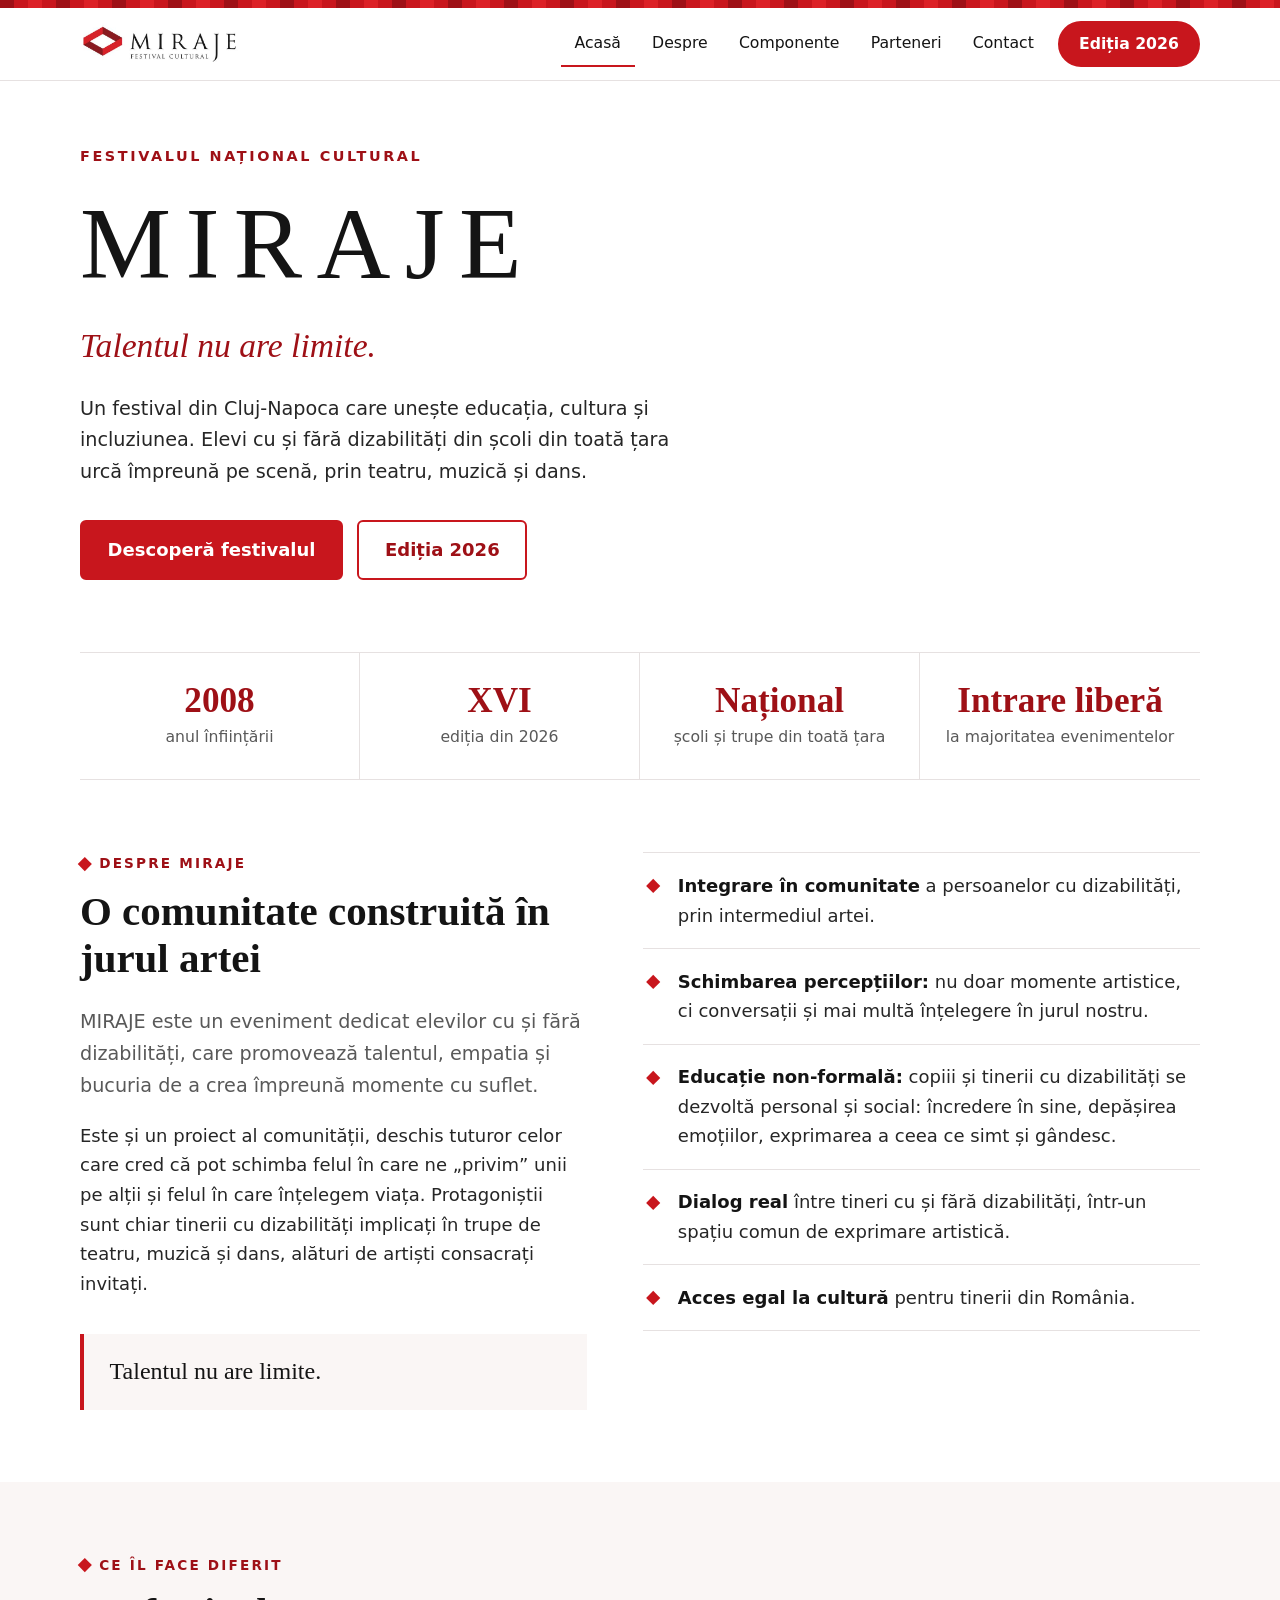
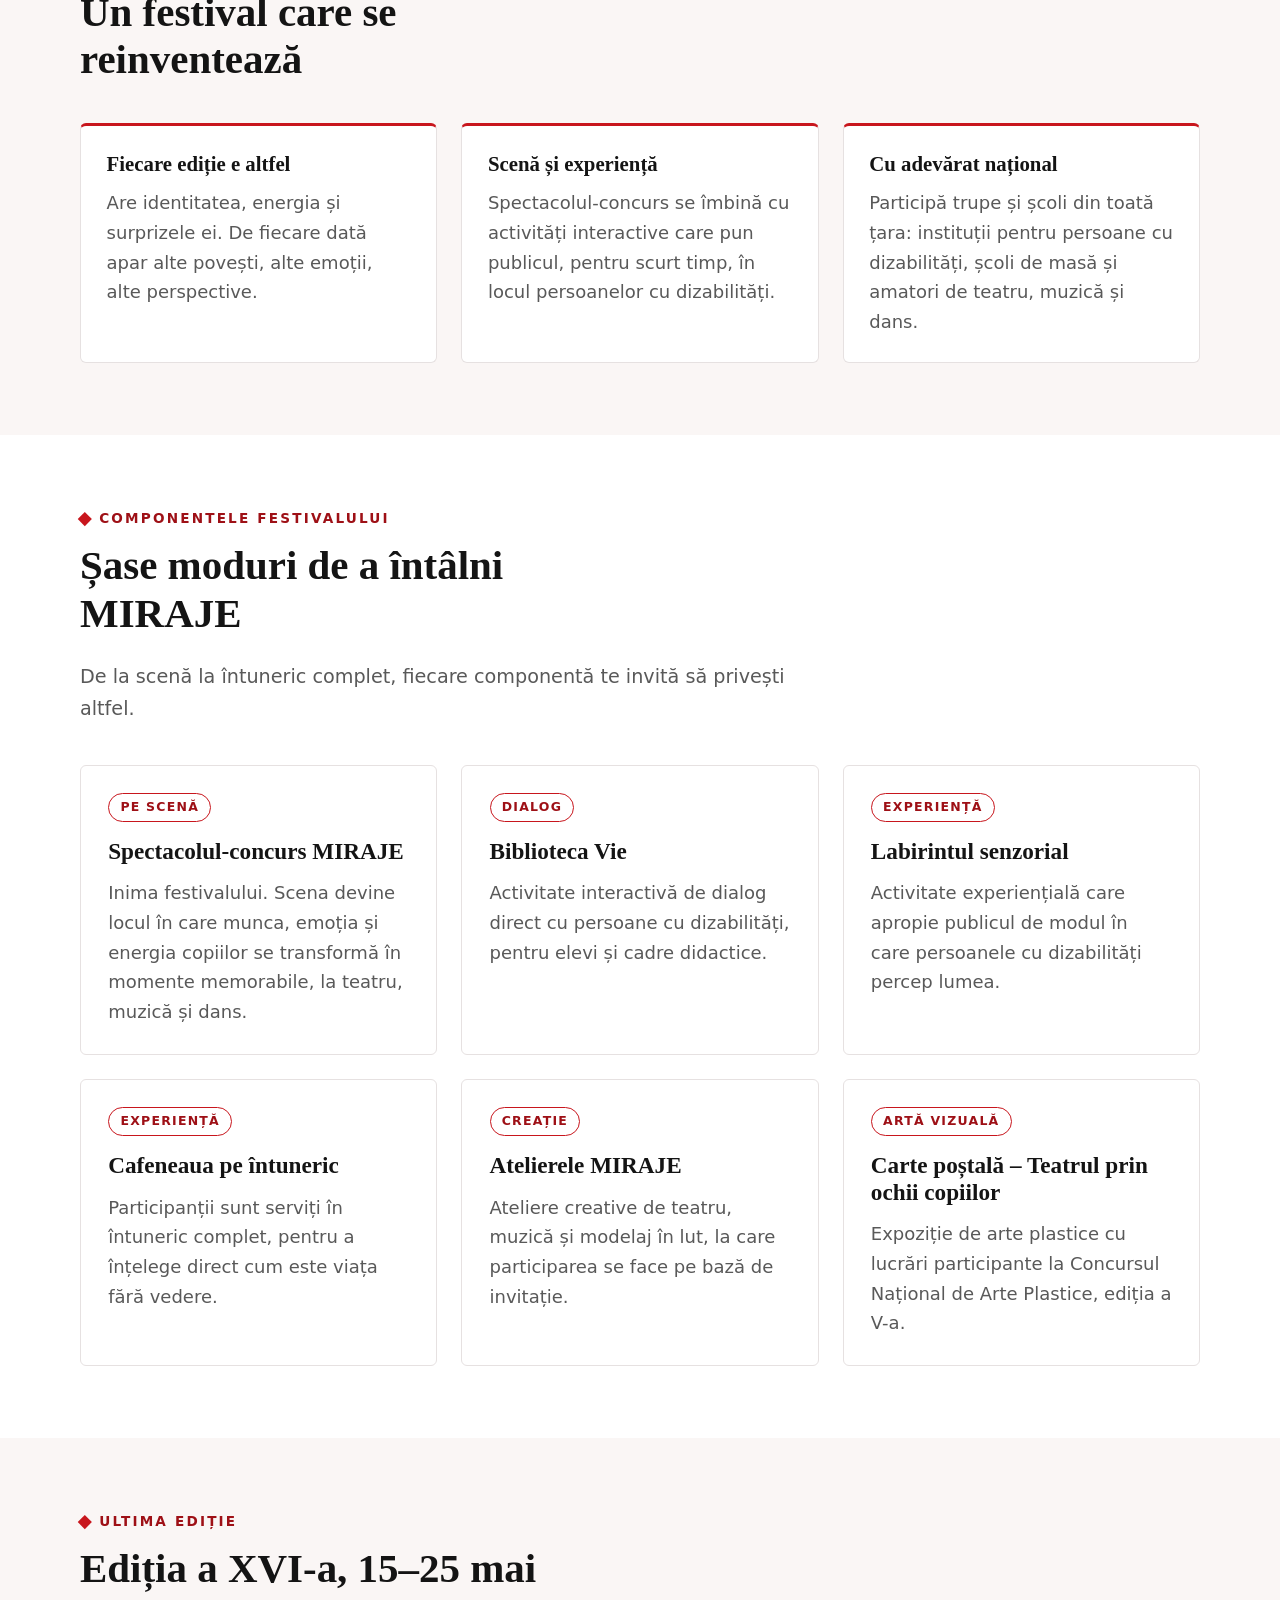
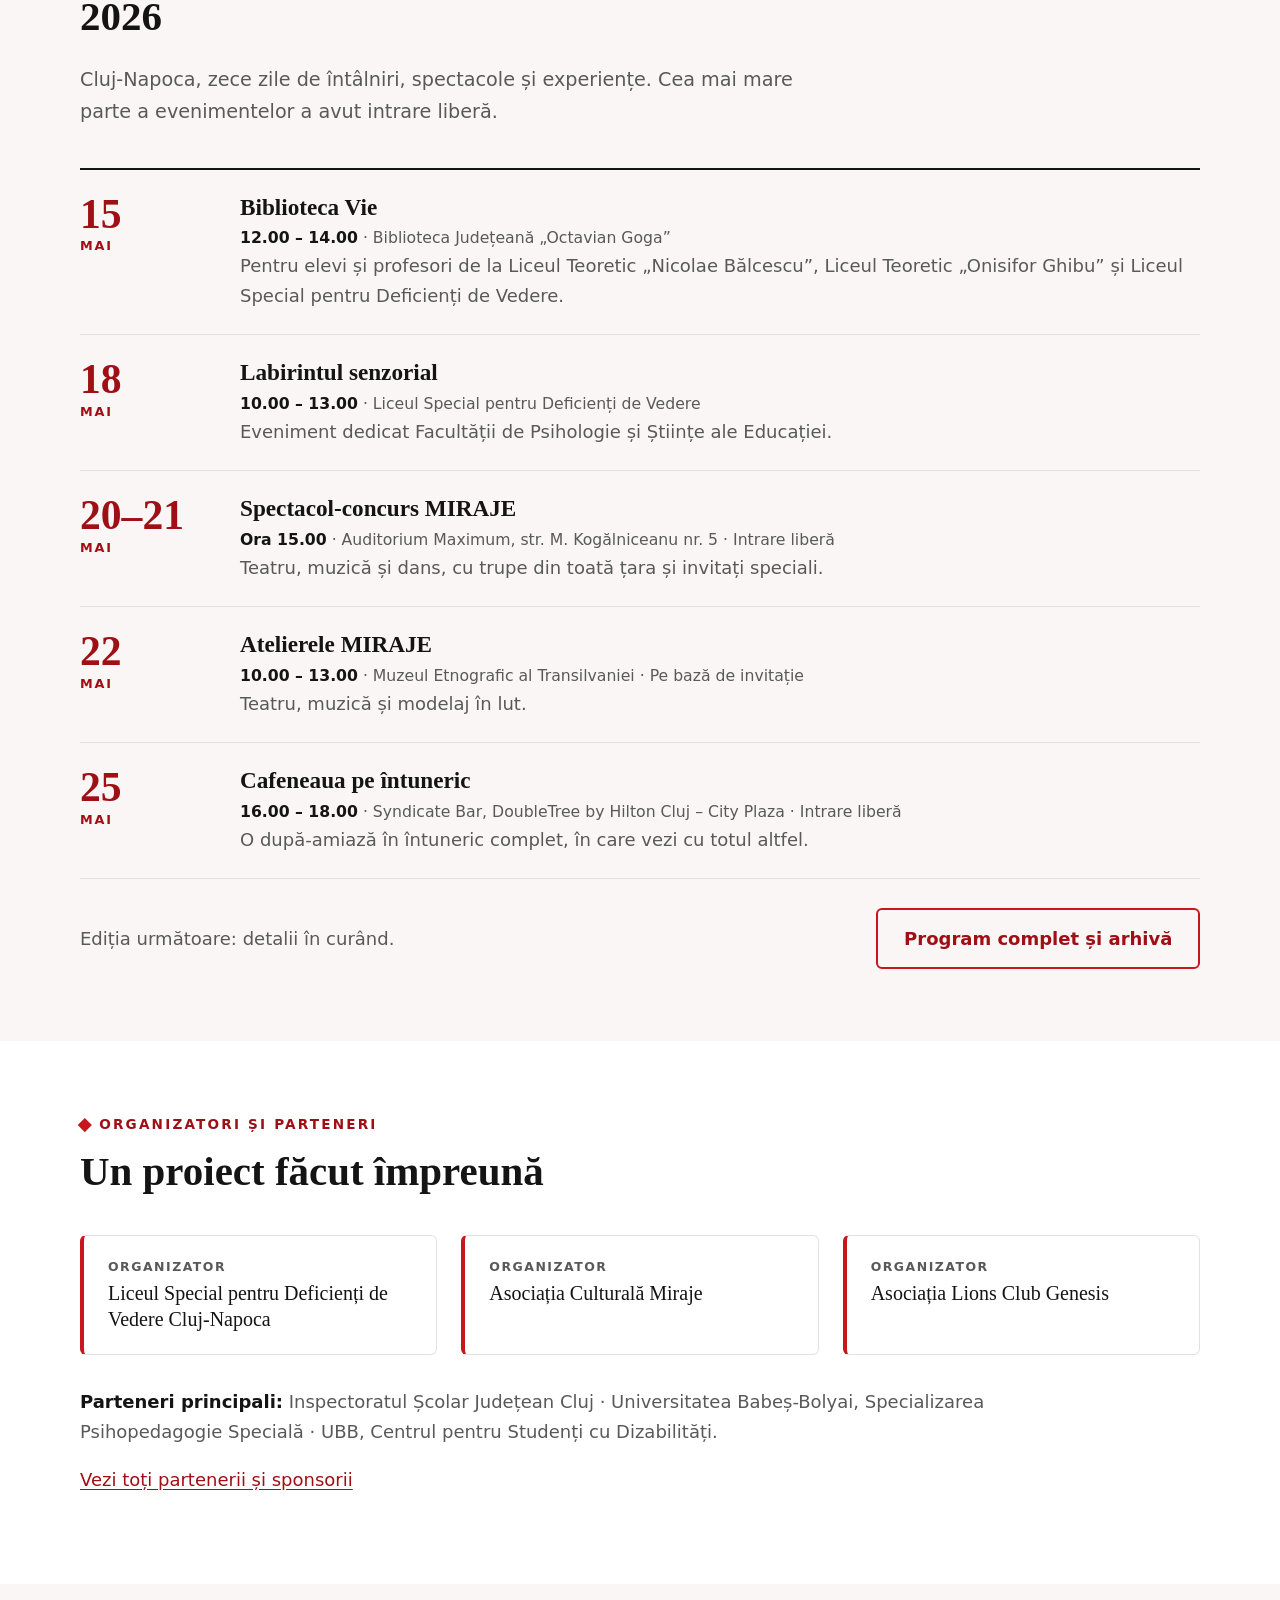
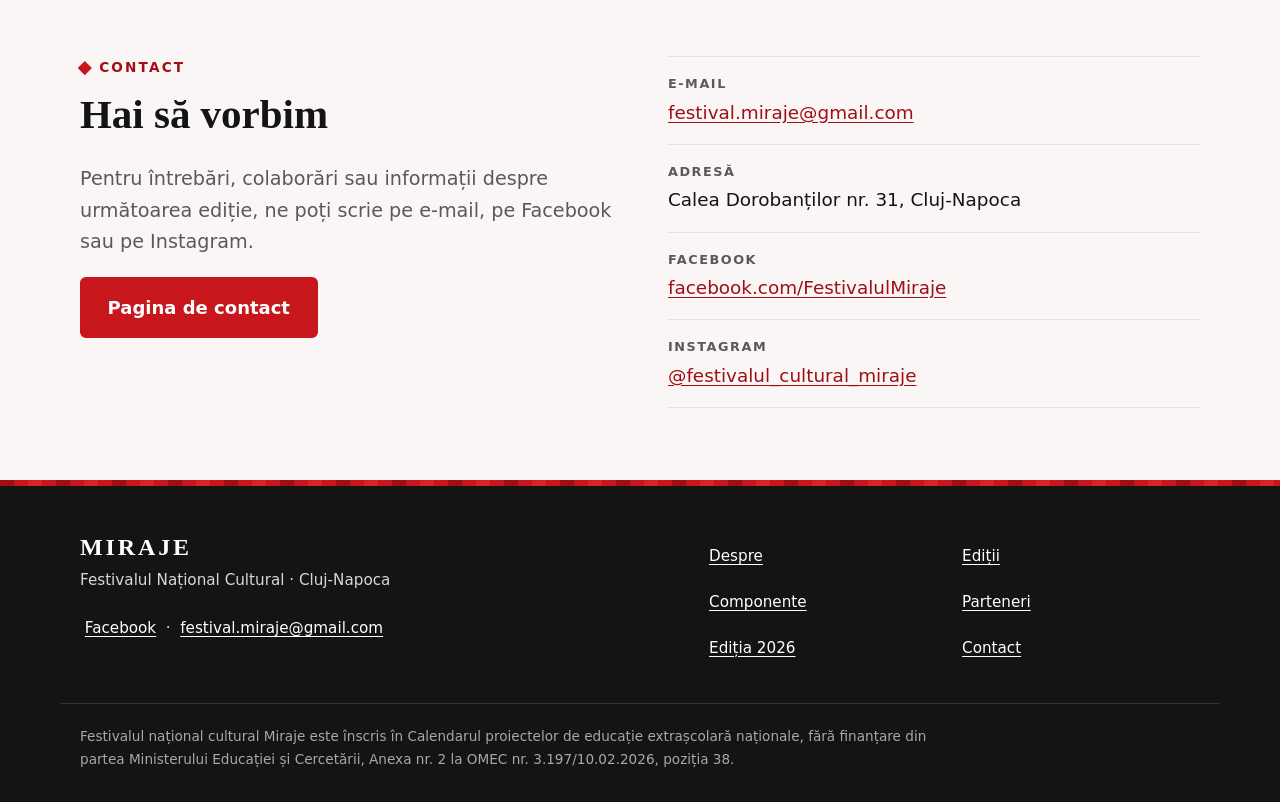
<file: index.html>
<!DOCTYPE html>
<html lang="ro">
<head>
  <meta charset="utf-8">
  <meta name="viewport" content="width=device-width, initial-scale=1">
  <title>MIRAJE – Festivalul Național Cultural, Cluj-Napoca</title>
  <meta name="description" content="MIRAJE este un festival național cultural din Cluj-Napoca, fondat în 2008, care aduce împreună elevi cu și fără dizabilități prin teatru, muzică și dans. Talentul nu are limite.">

  <!-- ACTUALIZARE LA LANSARE: șterge linia de mai jos ca site-ul să poată fi găsit în Google -->
  <meta name="robots" content="noindex, nofollow">

  <meta name="theme-color" content="#c8161d">
  <link rel="icon" href="img/favicon.svg" type="image/svg+xml">
  <script>document.documentElement.className += ' js';</script>
  <link rel="stylesheet" href="css/stil.css">
</head>
<body>

  <a class="sari-la-continut" href="#continut">Sari la conținut</a>

  <header class="antet">
    <div class="banda-cortina" aria-hidden="true"></div>
    <div class="container antet__interior">
      <a class="logo" href="index.html" aria-label="MIRAJE – Festival Cultural, pagina de acasă">
        <img src="img/logo-miraje.png" alt="MIRAJE Festival Cultural" width="560" height="145">
      </a>

      <button class="nav-buton" id="nav-buton" type="button" aria-expanded="false" aria-controls="nav-principal">Meniu</button>

      <nav class="nav" id="nav-principal" aria-label="Navigare principală">
        <ul>
          <li><a href="index.html" aria-current="page">Acasă</a></li>
          <li><a href="#despre">Despre</a></li>
          <li><a href="#componente">Componente</a></li>
          <li><a href="parteneri.html">Parteneri</a></li>
          <li><a href="contact.html">Contact</a></li>
          <li><a class="nav__accent" href="editii.html">Ediția 2026</a></li>
        </ul>
      </nav>
    </div>
  </header>

  <main id="continut">

    <!-- ============================ HERO ============================ -->
    <section class="hero" aria-labelledby="titlu-hero">
      <div class="container hero__grila">
        <div>
          <p class="hero__suprat">Festivalul Național Cultural</p>
          <h1 id="titlu-hero">MIRAJE</h1>
          <p class="hero__slogan">Talentul nu are limite.</p>
          <p class="hero__text">
            Un festival din Cluj-Napoca care unește educația, cultura și incluziunea. Elevi cu și fără
            dizabilități din școli din toată țara urcă împreună pe scenă, prin teatru, muzică și dans.
          </p>
          <div class="hero__butoane">
            <a class="buton" href="#despre">Descoperă festivalul</a>
            <a class="buton buton--contur" href="#editia-2026">Ediția 2026</a>
          </div>
        </div>

        <!-- SPAȚIU LIBER (deocamdată gol). ACTUALIZARE: aici poate veni o fotografie de la ultima ediție.
             Înlocuiește <div> cu: <img class="hero__vizual" src="img/hero.jpg" alt="descriere" width="900" height="900"> -->
        <div class="hero__vizual" aria-hidden="true"></div>
      </div>
    </section>

    <!-- ============================ CIFRE ============================ -->
    <div class="container">
      <ul class="cifre" aria-label="MIRAJE pe scurt">
        <li><strong>2008</strong><span>anul înființării</span></li>
        <li><strong>XVI</strong><span>ediția din 2026</span></li>
        <li><strong>Național</strong><span>școli și trupe din toată țara</span></li>
        <li><strong>Intrare liberă</strong><span>la majoritatea evenimentelor</span></li>
      </ul>
    </div>

    <!-- ============================ DESPRE ============================ -->
    <section class="sectiune" id="despre" aria-labelledby="titlu-despre">
      <div class="container despre__grila">
        <div>
          <p class="supratitlu">Despre MIRAJE</p>
          <h2 class="titlu-sectiune" id="titlu-despre">O comunitate construită în jurul artei</h2>
          <p class="intro-sectiune">
            MIRAJE este un eveniment dedicat elevilor cu și fără dizabilități, care promovează talentul,
            empatia și bucuria de a crea împreună momente cu suflet.
          </p>
          <p>
            Este și un proiect al comunității, deschis tuturor celor care cred că pot schimba felul în care
            ne „privim” unii pe alții și felul în care înțelegem viața. Protagoniștii sunt chiar tinerii cu
            dizabilități implicați în trupe de teatru, muzică și dans, alături de artiști consacrați invitați.
          </p>
          <blockquote class="citat">Talentul nu are limite.</blockquote>
        </div>

        <div>
          <h3 class="doar-cititor">Scopul și misiunea festivalului</h3>
          <ul class="misiune">
            <li><strong>Integrare în comunitate</strong> a persoanelor cu dizabilități, prin intermediul artei.</li>
            <li><strong>Schimbarea percepțiilor:</strong> nu doar momente artistice, ci conversații și mai multă înțelegere în jurul nostru.</li>
            <li><strong>Educație non-formală:</strong> copiii și tinerii cu dizabilități se dezvoltă personal și social: încredere în sine, depășirea emoțiilor, exprimarea a ceea ce simt și gândesc.</li>
            <li><strong>Dialog real</strong> între tineri cu și fără dizabilități, într-un spațiu comun de exprimare artistică.</li>
            <li><strong>Acces egal la cultură</strong> pentru tinerii din România.</li>
          </ul>
        </div>
      </div>
    </section>

    <!-- ============================ CE ÎL FACE DIFERIT ============================ -->
    <section class="sectiune sectiune--cald" aria-labelledby="titlu-diferit">
      <div class="container">
        <p class="supratitlu">Ce îl face diferit</p>
        <h2 class="titlu-sectiune" id="titlu-diferit">Un festival care se reinventează</h2>

        <!-- Pe telefon, cardurile se derulează orizontal (js/site.js adaugă și butoanele). -->
        <div class="carusel" data-carusel="Ce îl face diferit">
          <div class="diferit">
            <article>
              <h3>Fiecare ediție e altfel</h3>
              <p>Are identitatea, energia și surprizele ei. De fiecare dată apar alte povești, alte emoții, alte perspective.</p>
            </article>
            <article>
              <h3>Scenă și experiență</h3>
              <p>Spectacolul-concurs se îmbină cu activități interactive care pun publicul, pentru scurt timp, în locul persoanelor cu dizabilități.</p>
            </article>
            <article>
              <h3>Cu adevărat național</h3>
              <p>Participă trupe și școli din toată țara: instituții pentru persoane cu dizabilități, școli de masă și amatori de teatru, muzică și dans.</p>
            </article>
          </div>
        </div>
      </div>
    </section>

    <!-- ============================ COMPONENTE ============================ -->
    <section class="sectiune" id="componente" aria-labelledby="titlu-componente">
      <div class="container">
        <p class="supratitlu">Componentele festivalului</p>
        <h2 class="titlu-sectiune" id="titlu-componente">Șase moduri de a întâlni MIRAJE</h2>
        <p class="intro-sectiune">De la scenă la întuneric complet, fiecare componentă te invită să privești altfel.</p>

        <!-- ACTUALIZARE: când avem imagini, adaugă în fiecare <article class="card">, înaintea etichetei:
             <img class="card__imagine" src="img/nume.jpg" alt="descriere" loading="lazy" width="800" height="500"> -->
        <div class="carusel" data-carusel="Componentele festivalului">
        <ul class="carduri">
          <li>
            <article class="card">
              <span class="card__eticheta">Pe scenă</span>
              <h3>Spectacolul-concurs MIRAJE</h3>
              <p>Inima festivalului. Scena devine locul în care munca, emoția și energia copiilor se transformă în momente memorabile, la teatru, muzică și dans.</p>
            </article>
          </li>
          <li>
            <article class="card">
              <span class="card__eticheta">Dialog</span>
              <h3>Biblioteca Vie</h3>
              <p>Activitate interactivă de dialog direct cu persoane cu dizabilități, pentru elevi și cadre didactice.</p>
            </article>
          </li>
          <li>
            <article class="card">
              <span class="card__eticheta">Experiență</span>
              <h3>Labirintul senzorial</h3>
              <p>Activitate experiențială care apropie publicul de modul în care persoanele cu dizabilități percep lumea.</p>
            </article>
          </li>
          <li>
            <article class="card">
              <span class="card__eticheta">Experiență</span>
              <h3>Cafeneaua pe întuneric</h3>
              <p>Participanții sunt serviți în întuneric complet, pentru a înțelege direct cum este viața fără vedere.</p>
            </article>
          </li>
          <li>
            <article class="card">
              <span class="card__eticheta">Creație</span>
              <h3>Atelierele MIRAJE</h3>
              <p>Ateliere creative de teatru, muzică și modelaj în lut, la care participarea se face pe bază de invitație.</p>
            </article>
          </li>
          <li>
            <article class="card">
              <span class="card__eticheta">Artă vizuală</span>
              <h3>Carte poștală – Teatrul prin ochii copiilor</h3>
              <p>Expoziție de arte plastice cu lucrări participante la Concursul Național de Arte Plastice, ediția a V-a.</p>
            </article>
          </li>
        </ul>
        </div>
      </div>
    </section>

    <!-- ============================ EDIȚIA 2026 ============================ -->
    <!-- ACTUALIZARE: la fiecare ediție nouă, înlocuiește titlul, datele și lista de mai jos.
         Ediția anterioară se mută pe pagina „Ediții” (de creat). -->
    <section class="sectiune sectiune--cald" id="editia-2026" aria-labelledby="titlu-editie">
      <div class="container">
        <p class="supratitlu">Ultima ediție</p>
        <h2 class="titlu-sectiune" id="titlu-editie">Ediția a XVI-a, 15–25 mai 2026</h2>
        <p class="intro-sectiune">Cluj-Napoca, zece zile de întâlniri, spectacole și experiențe. Cea mai mare parte a evenimentelor a avut intrare liberă.</p>

        <ol class="program">
          <li>
            <div class="program__data"><strong>15</strong><span>mai</span></div>
            <div>
              <h3>Biblioteca Vie</h3>
              <p class="program__detalii"><b>12.00 – 14.00</b> · Biblioteca Județeană „Octavian Goga”</p>
              <p>Pentru elevi și profesori de la Liceul Teoretic „Nicolae Bălcescu”, Liceul Teoretic „Onisifor Ghibu” și Liceul Special pentru Deficienți de Vedere.</p>
            </div>
          </li>
          <li>
            <div class="program__data"><strong>18</strong><span>mai</span></div>
            <div>
              <h3>Labirintul senzorial</h3>
              <p class="program__detalii"><b>10.00 – 13.00</b> · Liceul Special pentru Deficienți de Vedere</p>
              <p>Eveniment dedicat Facultății de Psihologie și Științe ale Educației.</p>
            </div>
          </li>
          <li>
            <div class="program__data"><strong>20–21</strong><span>mai</span></div>
            <div>
              <h3>Spectacol-concurs MIRAJE</h3>
              <p class="program__detalii"><b>Ora 15.00</b> · Auditorium Maximum, str. M. Kogălniceanu nr. 5 · Intrare liberă</p>
              <p>Teatru, muzică și dans, cu trupe din toată țara și invitați speciali.</p>
            </div>
          </li>
          <li>
            <div class="program__data"><strong>22</strong><span>mai</span></div>
            <div>
              <h3>Atelierele MIRAJE</h3>
              <p class="program__detalii"><b>10.00 – 13.00</b> · Muzeul Etnografic al Transilvaniei · Pe bază de invitație</p>
              <p>Teatru, muzică și modelaj în lut.</p>
            </div>
          </li>
          <li>
            <div class="program__data"><strong>25</strong><span>mai</span></div>
            <div>
              <h3>Cafeneaua pe întuneric</h3>
              <p class="program__detalii"><b>16.00 – 18.00</b> · Syndicate Bar, DoubleTree by Hilton Cluj – City Plaza · Intrare liberă</p>
              <p>O după-amiază în întuneric complet, în care vezi cu totul altfel.</p>
            </div>
          </li>
        </ol>

        <div class="nota-editie">
          <p>Ediția următoare: detalii în curând.</p>
          <a class="buton buton--contur" href="editii.html">Program complet și arhivă</a>
        </div>
      </div>
    </section>

    <!-- ============================ ORGANIZATORI ============================ -->
    <section class="sectiune" aria-labelledby="titlu-organizatori">
      <div class="container">
        <p class="supratitlu">Organizatori și parteneri</p>
        <h2 class="titlu-sectiune" id="titlu-organizatori">Un proiect făcut împreună</h2>

        <ul class="organizatori">
          <li><small>Organizator</small>Liceul Special pentru Deficienți de Vedere Cluj-Napoca</li>
          <li><small>Organizator</small>Asociația Culturală Miraje</li>
          <li><small>Organizator</small>Asociația Lions Club Genesis</li>
        </ul>

        <p class="parteneri-lista">
          <strong>Parteneri principali:</strong> Inspectoratul Școlar Județean Cluj · Universitatea Babeș-Bolyai,
          Specializarea Psihopedagogie Specială · UBB, Centrul pentru Studenți cu Dizabilități.
        </p>
        <p><a href="parteneri.html">Vezi toți partenerii și sponsorii</a></p>
      </div>
    </section>

    <!-- ============================ CONTACT ============================ -->
    <!-- ACTUALIZARE: dacă se schimbă e-mailul sau adresa, modifică-le aici, în contact.html și în subsol. -->
    <section class="sectiune sectiune--cald" id="contact" aria-labelledby="titlu-contact">
      <div class="container contact">
        <div>
          <p class="supratitlu">Contact</p>
          <h2 class="titlu-sectiune" id="titlu-contact">Hai să vorbim</h2>
          <p class="intro-sectiune">Pentru întrebări, colaborări sau informații despre următoarea ediție, ne poți scrie pe e-mail, pe Facebook sau pe Instagram.</p>
          <p><a class="buton" href="contact.html">Pagina de contact</a></p>
        </div>

        <dl class="date-contact">
          <div><dt>E-mail</dt><dd><a href="mailto:festival.miraje@gmail.com">festival.miraje@gmail.com</a></dd></div>
          <div><dt>Adresă</dt><dd>Calea Dorobanților nr. 31, Cluj-Napoca</dd></div>
          <div><dt>Facebook</dt><dd><a href="https://www.facebook.com/FestivalulMiraje/" rel="noopener">facebook.com/FestivalulMiraje</a></dd></div>
          <div><dt>Instagram</dt><dd><a href="https://www.instagram.com/festivalul_cultural_miraje/" rel="noopener">@festivalul_cultural_miraje</a></dd></div>
        </dl>
      </div>
    </section>

  </main>

  <footer class="subsol">
    <div class="banda-cortina" aria-hidden="true"></div>
    <div class="container subsol__interior">
      <div>
        <h2>MIRAJE</h2>
        <p>Festivalul Național Cultural · Cluj-Napoca</p>
        <p>
          <a href="https://www.facebook.com/FestivalulMiraje/" rel="noopener">Facebook</a> ·
          <a href="mailto:festival.miraje@gmail.com">festival.miraje@gmail.com</a>
        </p>
      </div>
      <nav aria-label="Navigare subsol">
        <ul class="subsol__nav">
          <li><a href="#despre">Despre</a></li>
          <li><a href="#componente">Componente</a></li>
          <li><a href="#editia-2026">Ediția 2026</a></li>
          <li><a href="editii.html">Ediții</a></li>
          <li><a href="parteneri.html">Parteneri</a></li>
          <li><a href="contact.html">Contact</a></li>
        </ul>
      </nav>
    </div>
    <div class="container subsol__mentiune">
      <p>
        Festivalul național cultural Miraje este înscris în Calendarul proiectelor de educație extrașcolară
        naționale, fără finanțare din partea Ministerului Educației și Cercetării, Anexa nr. 2 la OMEC
        nr. 3.197/10.02.2026, poziția 38.
      </p>
    </div>
  </footer>

  <script src="js/site.js" defer></script>
</body>
</html>
</file>
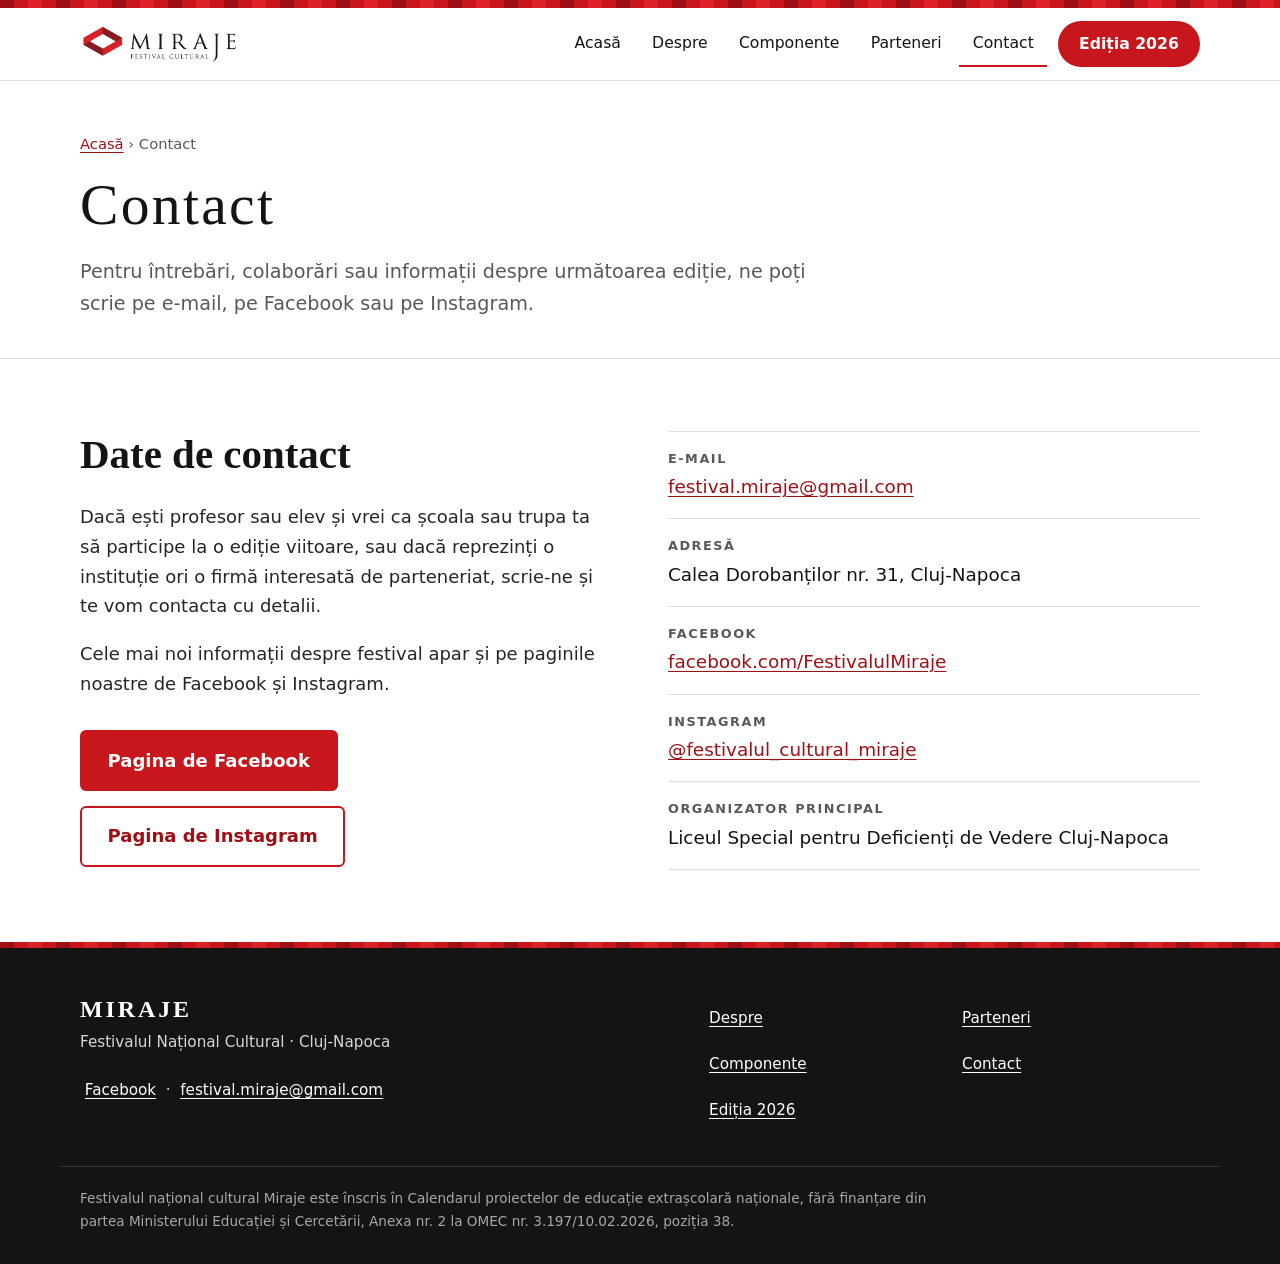
<file: contact.html>
<!DOCTYPE html>
<html lang="ro">
<head>
  <meta charset="utf-8">
  <meta name="viewport" content="width=device-width, initial-scale=1">
  <title>Contact – MIRAJE Festivalul Național Cultural</title>
  <meta name="description" content="Date de contact pentru festivalul MIRAJE din Cluj-Napoca: întrebări, colaborări, participarea școlilor și trupelor.">

  <!-- ACTUALIZARE LA LANSARE: șterge linia de mai jos ca site-ul să poată fi găsit în Google -->
  <meta name="robots" content="noindex, nofollow">

  <meta name="theme-color" content="#c8161d">
  <link rel="icon" href="img/favicon.svg" type="image/svg+xml">
  <script>document.documentElement.className += ' js';</script>
  <link rel="stylesheet" href="css/stil.css">
</head>
<body>

  <a class="sari-la-continut" href="#continut">Sari la conținut</a>

  <header class="antet">
    <div class="banda-cortina" aria-hidden="true"></div>
    <div class="container antet__interior">
      <a class="logo" href="index.html" aria-label="MIRAJE – Festival Cultural, pagina de acasă">
        <img src="img/logo-miraje.png" alt="MIRAJE Festival Cultural" width="560" height="145">
      </a>

      <button class="nav-buton" id="nav-buton" type="button" aria-expanded="false" aria-controls="nav-principal">Meniu</button>

      <nav class="nav" id="nav-principal" aria-label="Navigare principală">
        <ul>
          <li><a href="index.html">Acasă</a></li>
          <li><a href="index.html#despre">Despre</a></li>
          <li><a href="index.html#componente">Componente</a></li>
          <li><a href="parteneri.html">Parteneri</a></li>
          <li><a href="contact.html" aria-current="page">Contact</a></li>
          <li><a class="nav__accent" href="editii.html">Ediția 2026</a></li>
        </ul>
      </nav>
    </div>
  </header>

  <main id="continut">

    <div class="pagina-cap">
      <div class="container">
        <p class="migala"><a href="index.html">Acasă</a> › Contact</p>
        <h1>Contact</h1>
        <p class="intro-sectiune">Pentru întrebări, colaborări sau informații despre următoarea ediție, ne poți scrie pe e-mail, pe Facebook sau pe Instagram.</p>
      </div>
    </div>

    <!-- ACTUALIZARE: dacă se schimbă e-mailul sau adresa, modifică-le aici, în secțiunea „Contact” din
         index.html și în e-mailul din subsolul fiecărei pagini (caută festival.miraje@gmail.com). -->
    <section class="sectiune" aria-labelledby="titlu-date">
      <div class="container contact">
        <div>
          <h2 class="titlu-sectiune" id="titlu-date">Date de contact</h2>
          <p>
            Dacă ești profesor sau elev și vrei ca școala sau trupa ta să participe la o ediție viitoare,
            sau dacă reprezinți o instituție ori o firmă interesată de parteneriat, scrie-ne și te vom
            contacta cu detalii.
          </p>
          <p>Cele mai noi informații despre festival apar și pe paginile noastre de Facebook și Instagram.</p>
          <div class="hero__butoane">
            <a class="buton" href="https://www.facebook.com/FestivalulMiraje/" rel="noopener">Pagina de Facebook</a>
            <a class="buton buton--contur" href="https://www.instagram.com/festivalul_cultural_miraje/" rel="noopener">Pagina de Instagram</a>
          </div>
        </div>

        <dl class="date-contact">
          <div><dt>E-mail</dt><dd><a href="mailto:festival.miraje@gmail.com">festival.miraje@gmail.com</a></dd></div>
          <div><dt>Adresă</dt><dd>Calea Dorobanților nr. 31, Cluj-Napoca</dd></div>
          <div><dt>Facebook</dt><dd><a href="https://www.facebook.com/FestivalulMiraje/" rel="noopener">facebook.com/FestivalulMiraje</a></dd></div>
          <div><dt>Instagram</dt><dd><a href="https://www.instagram.com/festivalul_cultural_miraje/" rel="noopener">@festivalul_cultural_miraje</a></dd></div>
          <div><dt>Organizator principal</dt><dd>Liceul Special pentru Deficienți de Vedere Cluj-Napoca</dd></div>
        </dl>
      </div>
    </section>

  </main>

  <footer class="subsol">
    <div class="banda-cortina" aria-hidden="true"></div>
    <div class="container subsol__interior">
      <div>
        <h2>MIRAJE</h2>
        <p>Festivalul Național Cultural · Cluj-Napoca</p>
        <p>
          <a href="https://www.facebook.com/FestivalulMiraje/" rel="noopener">Facebook</a> ·
          <a href="mailto:festival.miraje@gmail.com">festival.miraje@gmail.com</a>
        </p>
      </div>
      <nav aria-label="Navigare subsol">
        <ul class="subsol__nav">
          <li><a href="index.html#despre">Despre</a></li>
          <li><a href="index.html#componente">Componente</a></li>
          <li><a href="editii.html">Ediția 2026</a></li>
          <li><a href="parteneri.html">Parteneri</a></li>
          <li><a href="contact.html">Contact</a></li>
        </ul>
      </nav>
    </div>
    <div class="container subsol__mentiune">
      <p>
        Festivalul național cultural Miraje este înscris în Calendarul proiectelor de educație extrașcolară
        naționale, fără finanțare din partea Ministerului Educației și Cercetării, Anexa nr. 2 la OMEC
        nr. 3.197/10.02.2026, poziția 38.
      </p>
    </div>
  </footer>

  <script src="js/site.js" defer></script>
</body>
</html>
</file>
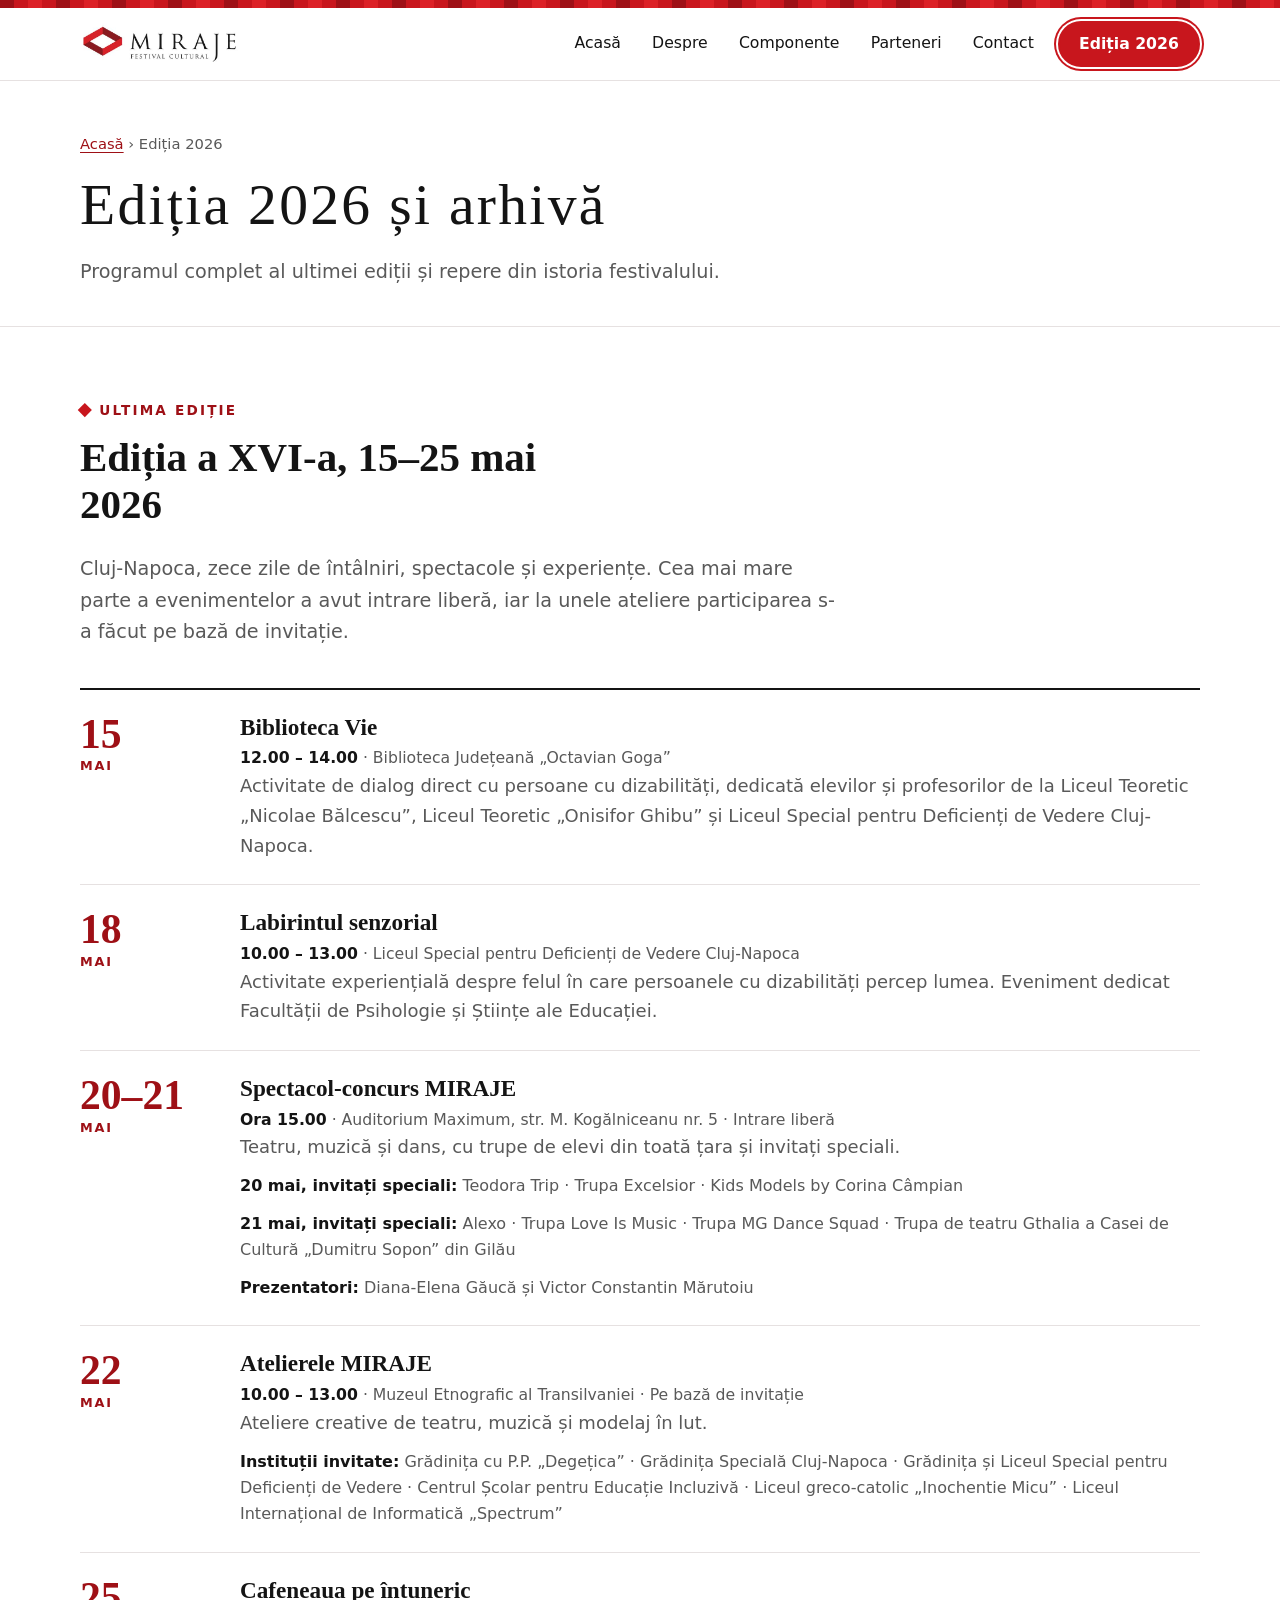
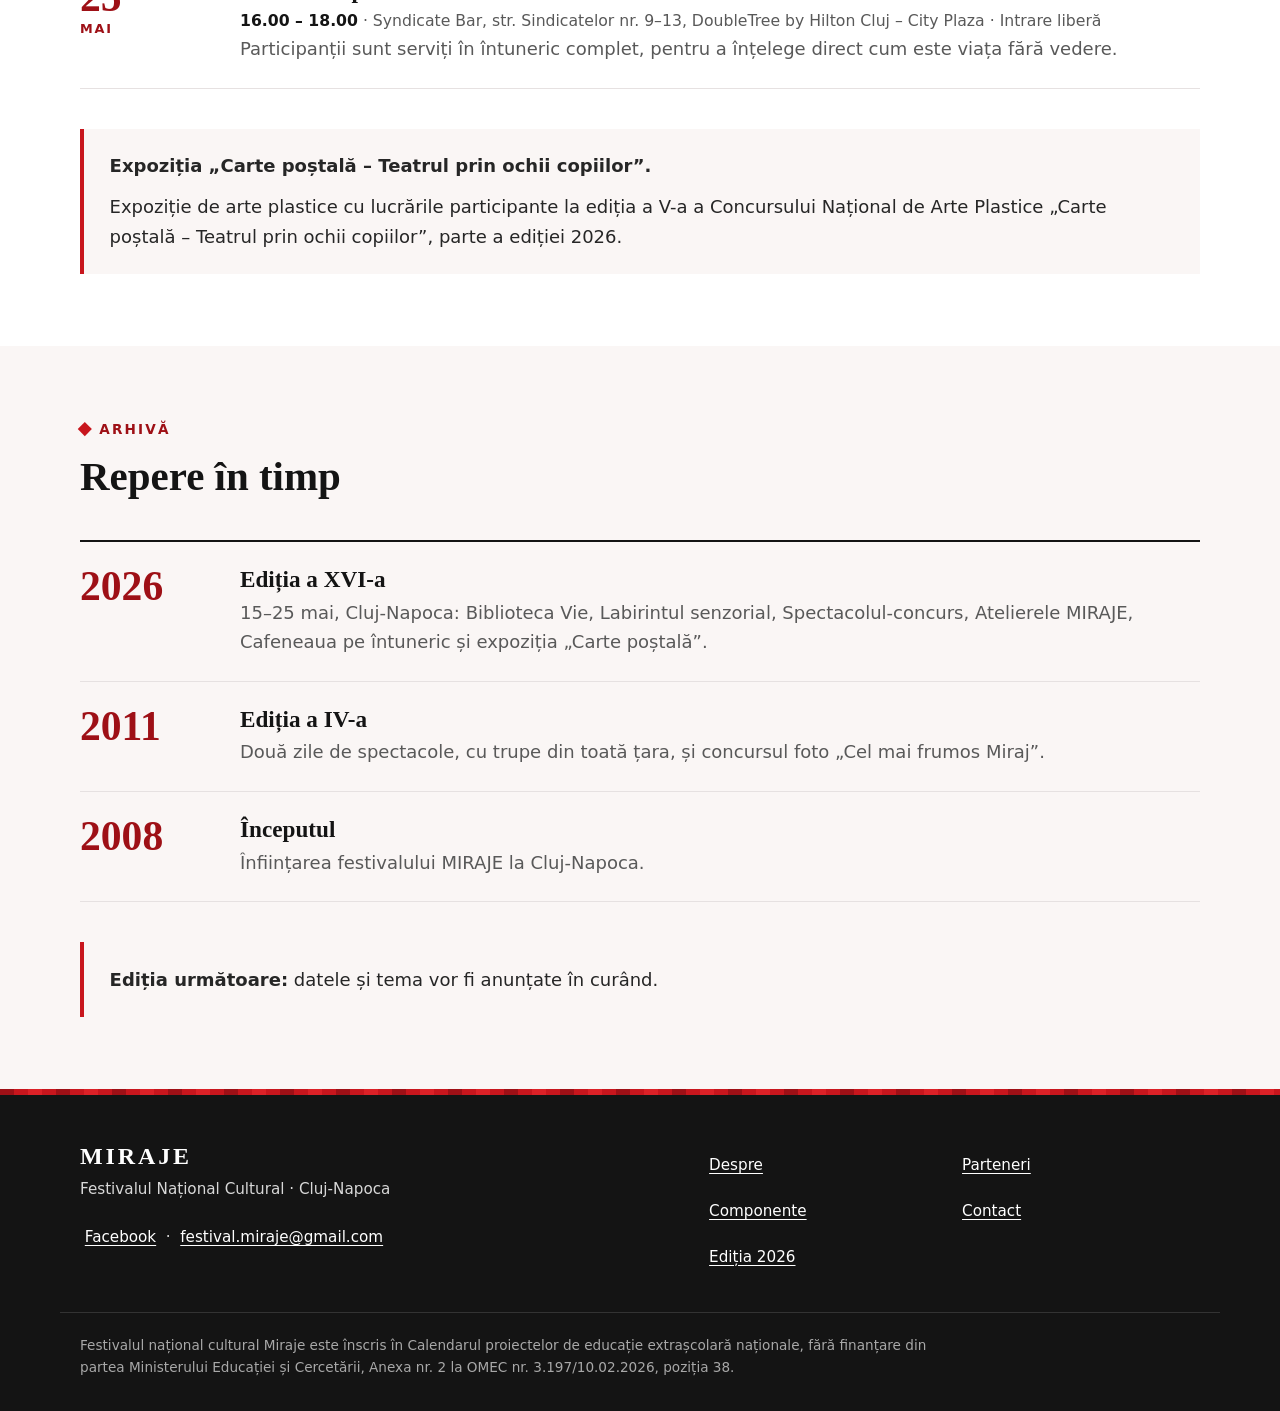
<file: editii.html>
<!DOCTYPE html>
<html lang="ro">
<head>
  <meta charset="utf-8">
  <meta name="viewport" content="width=device-width, initial-scale=1">
  <title>Ediția 2026 și arhivă – MIRAJE Festivalul Național Cultural</title>
  <meta name="description" content="Programul complet al ediției a XVI-a a festivalului MIRAJE (15–25 mai 2026, Cluj-Napoca) și repere din istoria festivalului, începând cu 2008.">

  <!-- ACTUALIZARE LA LANSARE: șterge linia de mai jos ca site-ul să poată fi găsit în Google -->
  <meta name="robots" content="noindex, nofollow">

  <meta name="theme-color" content="#c8161d">
  <link rel="icon" href="img/favicon.svg" type="image/svg+xml">
  <script>document.documentElement.className += ' js';</script>
  <link rel="stylesheet" href="css/stil.css">
</head>
<body>

  <a class="sari-la-continut" href="#continut">Sari la conținut</a>

  <header class="antet">
    <div class="banda-cortina" aria-hidden="true"></div>
    <div class="container antet__interior">
      <a class="logo" href="index.html" aria-label="MIRAJE – Festival Cultural, pagina de acasă">
        <img src="img/logo-miraje.png" alt="MIRAJE Festival Cultural" width="560" height="145">
      </a>

      <button class="nav-buton" id="nav-buton" type="button" aria-expanded="false" aria-controls="nav-principal">Meniu</button>

      <nav class="nav" id="nav-principal" aria-label="Navigare principală">
        <ul>
          <li><a href="index.html">Acasă</a></li>
          <li><a href="index.html#despre">Despre</a></li>
          <li><a href="index.html#componente">Componente</a></li>
          <li><a href="parteneri.html">Parteneri</a></li>
          <li><a href="contact.html">Contact</a></li>
          <li><a class="nav__accent" href="editii.html" aria-current="page">Ediția 2026</a></li>
        </ul>
      </nav>
    </div>
  </header>

  <main id="continut">

    <div class="pagina-cap">
      <div class="container">
        <p class="migala"><a href="index.html">Acasă</a> › Ediția 2026</p>
        <h1>Ediția 2026 și arhivă</h1>
        <p class="intro-sectiune">Programul complet al ultimei ediții și repere din istoria festivalului.</p>
      </div>
    </div>

    <!-- ============================ EDIȚIA 2026 ============================ -->
    <!-- ACTUALIZARE: la o ediție nouă, mută conținutul acestei secțiuni în „Arhivă” (rezumat scurt)
         și pune aici programul noii ediții. -->
    <section class="sectiune" aria-labelledby="titlu-2026">
      <div class="container">
        <p class="supratitlu">Ultima ediție</p>
        <h2 class="titlu-sectiune" id="titlu-2026">Ediția a XVI-a, 15–25 mai 2026</h2>
        <p class="intro-sectiune">
          Cluj-Napoca, zece zile de întâlniri, spectacole și experiențe. Cea mai mare parte a evenimentelor
          a avut intrare liberă, iar la unele ateliere participarea s-a făcut pe bază de invitație.
        </p>

        <ol class="program">
          <li>
            <div class="program__data"><strong>15</strong><span>mai</span></div>
            <div>
              <h3>Biblioteca Vie</h3>
              <p class="program__detalii"><b>12.00 – 14.00</b> · Biblioteca Județeană „Octavian Goga”</p>
              <p>Activitate de dialog direct cu persoane cu dizabilități, dedicată elevilor și profesorilor de la Liceul Teoretic „Nicolae Bălcescu”, Liceul Teoretic „Onisifor Ghibu” și Liceul Special pentru Deficienți de Vedere Cluj-Napoca.</p>
            </div>
          </li>
          <li>
            <div class="program__data"><strong>18</strong><span>mai</span></div>
            <div>
              <h3>Labirintul senzorial</h3>
              <p class="program__detalii"><b>10.00 – 13.00</b> · Liceul Special pentru Deficienți de Vedere Cluj-Napoca</p>
              <p>Activitate experiențială despre felul în care persoanele cu dizabilități percep lumea. Eveniment dedicat Facultății de Psihologie și Științe ale Educației.</p>
            </div>
          </li>
          <li>
            <div class="program__data"><strong>20–21</strong><span>mai</span></div>
            <div>
              <h3>Spectacol-concurs MIRAJE</h3>
              <p class="program__detalii"><b>Ora 15.00</b> · Auditorium Maximum, str. M. Kogălniceanu nr. 5 · Intrare liberă</p>
              <p>Teatru, muzică și dans, cu trupe de elevi din toată țara și invitați speciali.</p>
              <p class="program__extra"><b>20 mai, invitați speciali:</b> Teodora Trip · Trupa Excelsior · Kids Models by Corina Câmpian</p>
              <p class="program__extra"><b>21 mai, invitați speciali:</b> Alexo · Trupa Love Is Music · Trupa MG Dance Squad · Trupa de teatru Gthalia a Casei de Cultură „Dumitru Sopon” din Gilău</p>
              <p class="program__extra"><b>Prezentatori:</b> Diana-Elena Găucă și Victor Constantin Mărutoiu</p>
            </div>
          </li>
          <li>
            <div class="program__data"><strong>22</strong><span>mai</span></div>
            <div>
              <h3>Atelierele MIRAJE</h3>
              <p class="program__detalii"><b>10.00 – 13.00</b> · Muzeul Etnografic al Transilvaniei · Pe bază de invitație</p>
              <p>Ateliere creative de teatru, muzică și modelaj în lut.</p>
              <p class="program__extra"><b>Instituții invitate:</b> Grădinița cu P.P. „Degețica” · Grădinița Specială Cluj-Napoca · Grădinița și Liceul Special pentru Deficienți de Vedere · Centrul Școlar pentru Educație Incluzivă · Liceul greco-catolic „Inochentie Micu” · Liceul Internațional de Informatică „Spectrum”</p>
            </div>
          </li>
          <li>
            <div class="program__data"><strong>25</strong><span>mai</span></div>
            <div>
              <h3>Cafeneaua pe întuneric</h3>
              <p class="program__detalii"><b>16.00 – 18.00</b> · Syndicate Bar, str. Sindicatelor nr. 9–13, DoubleTree by Hilton Cluj – City Plaza · Intrare liberă</p>
              <p>Participanții sunt serviți în întuneric complet, pentru a înțelege direct cum este viața fără vedere.</p>
            </div>
          </li>
        </ol>

        <div class="casuta">
          <p><strong>Expoziția „Carte poștală – Teatrul prin ochii copiilor”.</strong></p>
          <p>Expoziție de arte plastice cu lucrările participante la ediția a V-a a Concursului Național de Arte Plastice „Carte poștală – Teatrul prin ochii copiilor”, parte a ediției 2026.</p>
        </div>
      </div>
    </section>

    <!-- ============================ ARHIVĂ ============================ -->
    <!-- ACTUALIZARE: adaugă aici ediții noi sau vechi, copiind un <li> și schimbând anul și textul. -->
    <section class="sectiune sectiune--cald" aria-labelledby="titlu-arhiva">
      <div class="container">
        <p class="supratitlu">Arhivă</p>
        <h2 class="titlu-sectiune" id="titlu-arhiva">Repere în timp</h2>

        <ol class="program">
          <li>
            <div class="program__data"><strong>2026</strong></div>
            <div>
              <h3>Ediția a XVI-a</h3>
              <p>15–25 mai, Cluj-Napoca: Biblioteca Vie, Labirintul senzorial, Spectacolul-concurs, Atelierele MIRAJE, Cafeneaua pe întuneric și expoziția „Carte poștală”.</p>
            </div>
          </li>
          <li>
            <div class="program__data"><strong>2011</strong></div>
            <div>
              <h3>Ediția a IV-a</h3>
              <p>Două zile de spectacole, cu trupe din toată țara, și concursul foto „Cel mai frumos Miraj”.</p>
            </div>
          </li>
          <li>
            <div class="program__data"><strong>2008</strong></div>
            <div>
              <h3>Începutul</h3>
              <p>Înființarea festivalului MIRAJE la Cluj-Napoca.</p>
            </div>
          </li>
        </ol>

        <div class="casuta">
          <p><strong>Ediția următoare:</strong> datele și tema vor fi anunțate în curând.</p>
        </div>
      </div>
    </section>

  </main>

  <footer class="subsol">
    <div class="banda-cortina" aria-hidden="true"></div>
    <div class="container subsol__interior">
      <div>
        <h2>MIRAJE</h2>
        <p>Festivalul Național Cultural · Cluj-Napoca</p>
        <p>
          <a href="https://www.facebook.com/FestivalulMiraje/" rel="noopener">Facebook</a> ·
          <a href="mailto:festival.miraje@gmail.com">festival.miraje@gmail.com</a>
        </p>
      </div>
      <nav aria-label="Navigare subsol">
        <ul class="subsol__nav">
          <li><a href="index.html#despre">Despre</a></li>
          <li><a href="index.html#componente">Componente</a></li>
          <li><a href="editii.html">Ediția 2026</a></li>
          <li><a href="parteneri.html">Parteneri</a></li>
          <li><a href="contact.html">Contact</a></li>
        </ul>
      </nav>
    </div>
    <div class="container subsol__mentiune">
      <p>
        Festivalul național cultural Miraje este înscris în Calendarul proiectelor de educație extrașcolară
        naționale, fără finanțare din partea Ministerului Educației și Cercetării, Anexa nr. 2 la OMEC
        nr. 3.197/10.02.2026, poziția 38.
      </p>
    </div>
  </footer>

  <script src="js/site.js" defer></script>
</body>
</html>
</file>
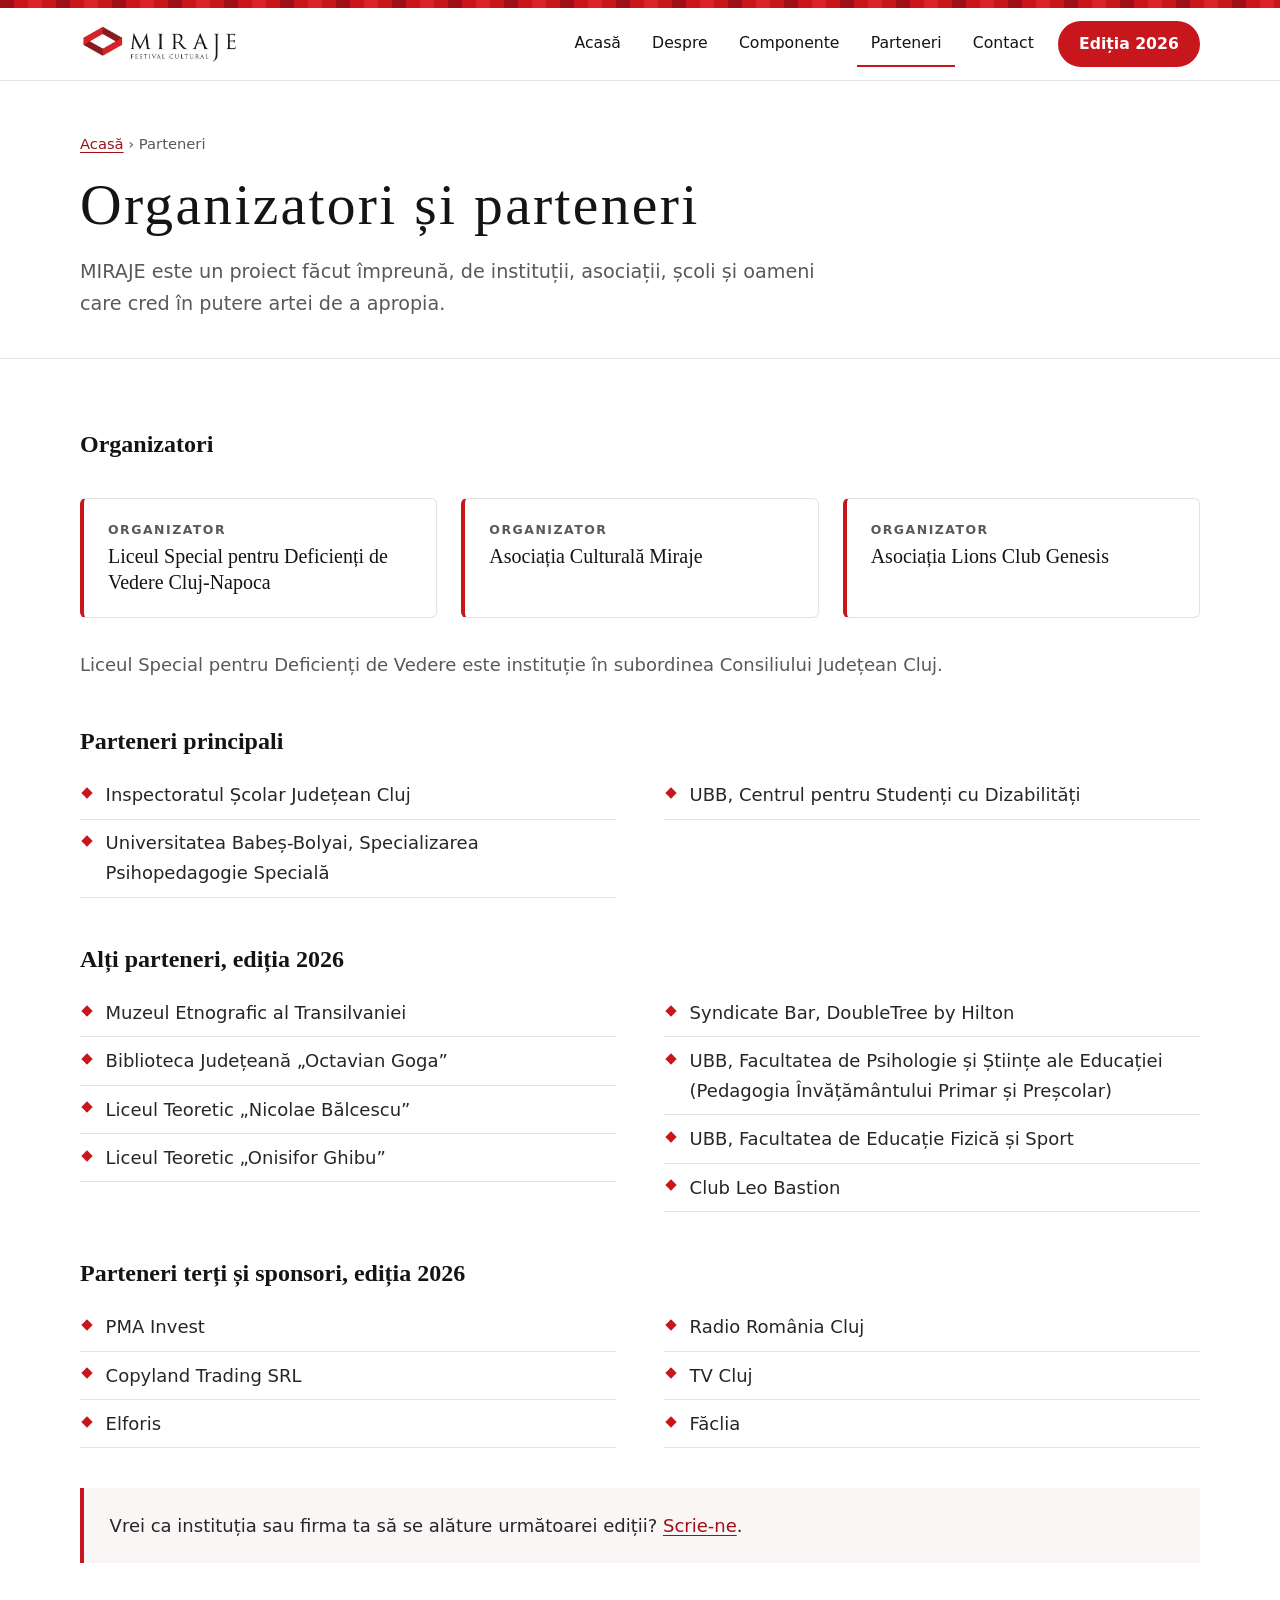
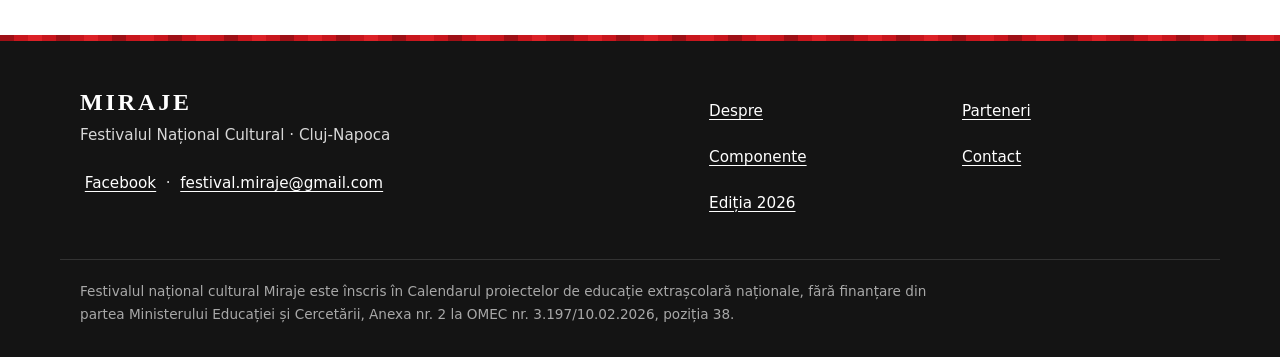
<file: parteneri.html>
<!DOCTYPE html>
<html lang="ro">
<head>
  <meta charset="utf-8">
  <meta name="viewport" content="width=device-width, initial-scale=1">
  <title>Organizatori și parteneri – MIRAJE Festivalul Național Cultural</title>
  <meta name="description" content="Organizatorii, partenerii și sponsorii festivalului MIRAJE din Cluj-Napoca.">

  <!-- ACTUALIZARE LA LANSARE: șterge linia de mai jos ca site-ul să poată fi găsit în Google -->
  <meta name="robots" content="noindex, nofollow">

  <meta name="theme-color" content="#c8161d">
  <link rel="icon" href="img/favicon.svg" type="image/svg+xml">
  <script>document.documentElement.className += ' js';</script>
  <link rel="stylesheet" href="css/stil.css">
</head>
<body>

  <a class="sari-la-continut" href="#continut">Sari la conținut</a>

  <header class="antet">
    <div class="banda-cortina" aria-hidden="true"></div>
    <div class="container antet__interior">
      <a class="logo" href="index.html" aria-label="MIRAJE – Festival Cultural, pagina de acasă">
        <img src="img/logo-miraje.png" alt="MIRAJE Festival Cultural" width="560" height="145">
      </a>

      <button class="nav-buton" id="nav-buton" type="button" aria-expanded="false" aria-controls="nav-principal">Meniu</button>

      <nav class="nav" id="nav-principal" aria-label="Navigare principală">
        <ul>
          <li><a href="index.html">Acasă</a></li>
          <li><a href="index.html#despre">Despre</a></li>
          <li><a href="index.html#componente">Componente</a></li>
          <li><a href="parteneri.html" aria-current="page">Parteneri</a></li>
          <li><a href="contact.html">Contact</a></li>
          <li><a class="nav__accent" href="editii.html">Ediția 2026</a></li>
        </ul>
      </nav>
    </div>
  </header>

  <main id="continut">

    <div class="pagina-cap">
      <div class="container">
        <p class="migala"><a href="index.html">Acasă</a> › Parteneri</p>
        <h1>Organizatori și parteneri</h1>
        <p class="intro-sectiune">MIRAJE este un proiect făcut împreună, de instituții, asociații, școli și oameni care cred în putere artei de a apropia.</p>
      </div>
    </div>

    <!-- ACTUALIZARE: pe măsură ce primim logo-urile partenerilor, le putem afișa ca imagini lângă nume
         (folder img/parteneri/, cu text alternativ cu numele partenerului). -->
    <section class="sectiune" aria-labelledby="titlu-org">
      <div class="container">
        <h2 class="subtitlu" id="titlu-org">Organizatori</h2>
        <ul class="organizatori">
          <li><small>Organizator</small>Liceul Special pentru Deficienți de Vedere Cluj-Napoca</li>
          <li><small>Organizator</small>Asociația Culturală Miraje</li>
          <li><small>Organizator</small>Asociația Lions Club Genesis</li>
        </ul>
        <p class="parteneri-lista">Liceul Special pentru Deficienți de Vedere este instituție în subordinea Consiliului Județean Cluj.</p>

        <h2 class="subtitlu">Parteneri principali</h2>
        <ul class="lista-mare">
          <li>Inspectoratul Școlar Județean Cluj</li>
          <li>Universitatea Babeș-Bolyai, Specializarea Psihopedagogie Specială</li>
          <li>UBB, Centrul pentru Studenți cu Dizabilități</li>
        </ul>

        <h2 class="subtitlu">Alți parteneri, ediția 2026</h2>
        <ul class="lista-mare">
          <li>Muzeul Etnografic al Transilvaniei</li>
          <li>Biblioteca Județeană „Octavian Goga”</li>
          <li>Liceul Teoretic „Nicolae Bălcescu”</li>
          <li>Liceul Teoretic „Onisifor Ghibu”</li>
          <li>Syndicate Bar, DoubleTree by Hilton</li>
          <li>UBB, Facultatea de Psihologie și Științe ale Educației (Pedagogia Învățământului Primar și Preșcolar)</li>
          <li>UBB, Facultatea de Educație Fizică și Sport</li>
          <li>Club Leo Bastion</li>
        </ul>

        <h2 class="subtitlu">Parteneri terți și sponsori, ediția 2026</h2>
        <ul class="lista-mare">
          <li>PMA Invest</li>
          <li>Copyland Trading SRL</li>
          <li>Elforis</li>
          <li>Radio România Cluj</li>
          <li>TV Cluj</li>
          <li>Făclia</li>
        </ul>

        <div class="casuta">
          <p>Vrei ca instituția sau firma ta să se alăture următoarei ediții? <a href="contact.html">Scrie-ne</a>.</p>
        </div>
      </div>
    </section>

  </main>

  <footer class="subsol">
    <div class="banda-cortina" aria-hidden="true"></div>
    <div class="container subsol__interior">
      <div>
        <h2>MIRAJE</h2>
        <p>Festivalul Național Cultural · Cluj-Napoca</p>
        <p>
          <a href="https://www.facebook.com/FestivalulMiraje/" rel="noopener">Facebook</a> ·
          <a href="mailto:festival.miraje@gmail.com">festival.miraje@gmail.com</a>
        </p>
      </div>
      <nav aria-label="Navigare subsol">
        <ul class="subsol__nav">
          <li><a href="index.html#despre">Despre</a></li>
          <li><a href="index.html#componente">Componente</a></li>
          <li><a href="editii.html">Ediția 2026</a></li>
          <li><a href="parteneri.html">Parteneri</a></li>
          <li><a href="contact.html">Contact</a></li>
        </ul>
      </nav>
    </div>
    <div class="container subsol__mentiune">
      <p>
        Festivalul național cultural Miraje este înscris în Calendarul proiectelor de educație extrașcolară
        naționale, fără finanțare din partea Ministerului Educației și Cercetării, Anexa nr. 2 la OMEC
        nr. 3.197/10.02.2026, poziția 38.
      </p>
    </div>
  </footer>

  <script src="js/site.js" defer></script>
</body>
</html>
</file>
<file: css/stil.css>
/* ==========================================================================
   MIRAJE – Festivalul Național Cultural
   Stiluri principale. Fundal alb, accente roșu și negru.
   Toate culorile și dimensiunile principale sunt variabile în :root.
   ========================================================================== */

:root {
  /* Culori (roșul de text e ales să treacă WCAG AA pe alb) */
  --rosu: #c8161d;          /* butoane, accente mari */
  --rosu-inchis: #9e1016;   /* hover, text roșu mic */
  --rosu-logo: #dc2127;     /* doar decor (rombul) */
  --negru: #141414;
  --text: #262626;
  --text-slab: #595959;     /* text secundar, contrast 7:1 pe alb */
  --linie: #e6e1e1;
  --fond-cald: #faf6f5;     /* fundal foarte discret pentru secțiuni alternate */
  --alb: #ffffff;

  /* Tipografie (fonturi de sistem; se pot înlocui ulterior cu fonturi proprii) */
  --font-titlu: "Palatino Linotype", "Book Antiqua", Palatino, "Iowan Old Style", Georgia, serif;
  --font-corp: system-ui, -apple-system, "Segoe UI", Roboto, "Helvetica Neue", Arial, sans-serif;

  --latime: 1160px;
  --raza: 6px;
}

/* ---------- Bază ---------- */
*, *::before, *::after { box-sizing: border-box; }

html {
  scroll-behavior: smooth;
  scroll-padding-top: 5.5rem;
  -webkit-text-size-adjust: 100%;
  text-size-adjust: 100%;
  -webkit-tap-highlight-color: rgba(200, 22, 29, .15);
}

body {
  margin: 0;
  background: var(--alb);
  color: var(--text);
  font-family: var(--font-corp);
  font-size: 1.125rem;   /* 18px: confortabil la citit */
  line-height: 1.65;
  -webkit-font-smoothing: antialiased;
}

img, svg { max-width: 100%; display: block; }

h1, h2, h3 {
  font-family: var(--font-titlu);
  font-weight: 600;
  color: var(--negru);
  line-height: 1.15;
  margin: 0 0 .6em;
}

p { margin: 0 0 1em; }

a { color: var(--rosu-inchis); text-underline-offset: .18em; }
a:hover { color: var(--rosu); }

/* Focus vizibil pentru navigarea cu tastatura */
:focus-visible {
  outline: 3px solid var(--negru);
  outline-offset: 3px;
  border-radius: 2px;
}

.sari-la-continut {
  position: absolute;
  left: 1rem;
  top: -4rem;
  background: var(--negru);
  color: var(--alb);
  padding: .7rem 1.1rem;
  z-index: 100;
  border-radius: var(--raza);
  text-decoration: none;
}
.sari-la-continut:focus { top: 1rem; color: var(--alb); }

.container {
  width: 100%;
  max-width: var(--latime);
  margin-inline: auto;
  padding-inline: 1.25rem;
}

/* Text vizibil doar pentru cititoare de ecran */
.doar-cititor {
  position: absolute;
  width: 1px; height: 1px;
  margin: -1px; padding: 0;
  overflow: hidden;
  clip: rect(0 0 0 0);
  white-space: nowrap;
  border: 0;
}

/* ---------- Bandă cortină (decor discret) ---------- */
.banda-cortina {
  height: 8px;
  background: repeating-linear-gradient(
    90deg,
    var(--rosu-inchis) 0 14px,
    var(--rosu) 14px 28px,
    var(--rosu-logo) 28px 42px,
    var(--rosu) 42px 56px
  );
}

/* ---------- Antet ---------- */
.antet {
  position: sticky;
  top: 0;
  z-index: 50;
  background: rgba(255, 255, 255, .97);
  border-bottom: 1px solid var(--linie);
}

.antet__interior {
  display: flex;
  align-items: center;
  justify-content: space-between;
  gap: 1rem;
  min-height: 4.5rem;
}

.logo { display: block; line-height: 0; padding-block: .45rem; }   /* zonă de atingere ≥ 44px */
.logo img { height: 2.6rem; width: auto; }

.nav ul {
  list-style: none;
  margin: 0;
  padding: 0;
  display: flex;
  gap: .25rem;
}

.nav a {
  display: block;
  padding: .55rem .85rem;
  color: var(--negru);
  text-decoration: none;
  font-size: .98rem;
  font-weight: 500;
  border-bottom: 2px solid transparent;
}
.nav a:hover { color: var(--rosu-inchis); border-bottom-color: var(--rosu); }
.nav a[aria-current="page"] { border-bottom-color: var(--rosu); }

/* „Ediția 2026”: evidențiat ca buton în meniu */
.nav a.nav__accent {
  margin-left: .4rem;
  padding: .5rem 1.2rem;
  background: var(--rosu);
  color: var(--alb);
  font-weight: 700;
  border: 2px solid var(--rosu);
  border-radius: 99px;
}
.nav a.nav__accent:hover { background: var(--rosu-inchis); border-color: var(--rosu-inchis); color: var(--alb); }
.nav a.nav__accent[aria-current="page"] { box-shadow: 0 0 0 2px var(--alb), 0 0 0 4px var(--rosu); }

.nav-buton {
  display: none;
  background: none;
  border: 1.5px solid var(--negru);
  color: var(--negru);
  font: inherit;
  font-size: 1rem;
  font-weight: 600;
  min-height: 44px;           /* zonă de atingere recomandată */
  min-width: 5.5rem;
  padding: .45rem 1rem;
  border-radius: var(--raza);
  cursor: pointer;
}

/* Meniu restrâns pe ecrane mici (doar dacă JavaScript e activ) */
@media (max-width: 860px) {
  .js .nav-buton { display: inline-block; }
  .js .nav {
    display: none;
    position: absolute;
    left: 0; right: 0; top: 100%;
    background: var(--alb);
    border-bottom: 1px solid var(--linie);
    box-shadow: 0 14px 24px rgba(0, 0, 0, .12);
    padding: .25rem 1.25rem 1.25rem;
    max-height: calc(100vh - 5rem);      /* meniul poate fi derulat pe ecrane scurte */
    max-height: calc(100dvh - 5rem);
    overflow-y: auto;
    overscroll-behavior: contain;
  }
  .js .nav.deschis { display: block; }
  .js .nav ul { flex-direction: column; gap: 0; }
  .js .nav a {
    padding: 1rem 0;                     /* ~56px înălțime: ușor de atins */
    font-size: 1.1rem;
    border-bottom: 1px solid var(--linie);
  }
  .js .nav a.nav__accent {
    display: block;
    margin: 1rem 0 0;
    padding: .9rem 1.4rem;
    text-align: center;
    border: 2px solid var(--rosu);
  }

  /* Fără JavaScript: meniul se așază sub logo */
  .antet__interior { flex-wrap: wrap; padding-block: .6rem; }
  .nav ul { flex-wrap: wrap; }
}

/* ---------- Butoane ---------- */
.buton {
  display: inline-block;
  padding: .85rem 1.6rem;
  border-radius: var(--raza);
  border: 2px solid var(--rosu);
  background: var(--rosu);
  color: var(--alb);
  font-weight: 600;
  text-decoration: none;
  transition: background .15s, color .15s, border-color .15s;
}
.buton:hover { background: var(--rosu-inchis); border-color: var(--rosu-inchis); color: var(--alb); }

.buton--contur { background: transparent; color: var(--rosu-inchis); }
.buton--contur:hover { background: var(--rosu); color: var(--alb); border-color: var(--rosu); }

/* ---------- Secțiuni ---------- */
.sectiune { padding-block: 4.5rem; }
.sectiune--cald { background: var(--fond-cald); }

.supratitlu {
  display: flex;
  align-items: center;
  gap: .6rem;
  margin: 0 0 .8rem;
  font-size: .85rem;
  font-weight: 700;
  letter-spacing: .16em;
  text-transform: uppercase;
  color: var(--rosu-inchis);
}
.supratitlu::before {   /* mic romb, ecou al siglei */
  content: "";
  width: .6rem; height: .6rem;
  background: var(--rosu);
  transform: rotate(45deg);
  flex: none;
}

.titlu-sectiune {
  font-size: clamp(1.9rem, 3.2vw, 2.6rem);
  max-width: 24ch;
}

.intro-sectiune {
  max-width: 62ch;
  color: var(--text-slab);
  font-size: 1.2rem;
}

/* ---------- Hero ---------- */
.hero { padding-block: 4rem 4.5rem; }

.hero__grila {
  display: grid;
  grid-template-columns: 1.15fr .85fr;
  gap: 3rem;
  align-items: center;
}

.hero__suprat {
  font-size: .9rem;
  font-weight: 700;
  letter-spacing: .18em;
  text-transform: uppercase;
  color: var(--rosu-inchis);
  margin-bottom: 1rem;
}

.hero h1 {
  font-size: clamp(3.4rem, 9vw, 6.4rem);
  letter-spacing: .14em;
  font-weight: 500;
  margin-bottom: .15em;
}

.hero__slogan {
  font-family: var(--font-titlu);
  font-style: italic;
  font-size: clamp(1.5rem, 3vw, 2.1rem);
  color: var(--rosu-inchis);
  margin-bottom: 1.2rem;
}

.hero__text { max-width: 54ch; font-size: 1.2rem; }

.hero__butoane { display: flex; flex-wrap: wrap; gap: .9rem; margin-top: 2rem; }

/* Spațiu liber rezervat pentru o fotografie viitoare (momentan gol) */
.hero__vizual {
  min-height: 22rem;
  border-radius: 12px;
  object-fit: cover;
}

/* ---------- Cifre ---------- */
.cifre {
  list-style: none;
  margin: 0;
  padding: 0;
  display: grid;
  grid-template-columns: repeat(4, minmax(0, 1fr));
  border-block: 1px solid var(--linie);
}
.cifre li {
  padding: 1.8rem 1.25rem;
  border-right: 1px solid var(--linie);
  text-align: center;
}
.cifre li:last-child { border-right: 0; }
.cifre strong {
  display: block;
  font-family: var(--font-titlu);
  font-size: 2.2rem;
  font-weight: 600;
  color: var(--rosu-inchis);
  line-height: 1.1;
}
.cifre span { font-size: .98rem; color: var(--text-slab); }

/* ---------- Despre ---------- */
.despre__grila {
  display: grid;
  grid-template-columns: 1fr 1.1fr;
  gap: 3.5rem;
  align-items: start;
}

.misiune { list-style: none; margin: 0; padding: 0; }
.misiune li {
  position: relative;
  padding: 1.1rem 0 1.1rem 2.2rem;
  border-bottom: 1px solid var(--linie);
}
.misiune li:first-child { border-top: 1px solid var(--linie); }
.misiune li::before {
  content: "";
  position: absolute;
  left: .35rem; top: 1.75rem;
  width: .65rem; height: .65rem;
  background: var(--rosu);
  transform: rotate(45deg);
}
.misiune strong { color: var(--negru); }

.citat {
  margin: 2.2rem 0 0;
  padding: 1.4rem 1.6rem;
  border-left: 4px solid var(--rosu);
  background: var(--fond-cald);
  font-family: var(--font-titlu);
  font-size: 1.5rem;
  line-height: 1.3;
  color: var(--negru);
}

/* ---------- Ce îl face diferit ---------- */
.diferit {
  display: grid;
  grid-template-columns: repeat(3, 1fr);
  gap: 1.5rem;
  margin-top: 2.5rem;
}
.diferit article {
  padding: 1.6rem;
  background: var(--alb);
  border: 1px solid var(--linie);
  border-top: 3px solid var(--rosu);
  border-radius: var(--raza);
}
.diferit h3 { font-size: 1.3rem; }
.diferit p { margin: 0; color: var(--text-slab); }

/* ---------- Componente ---------- */
.carduri {
  list-style: none;
  margin: 2.5rem 0 0;
  padding: 0;
  display: grid;
  grid-template-columns: repeat(3, 1fr);
  gap: 1.5rem;
}
.card {
  display: flex;
  flex-direction: column;
  height: 100%;
  padding: 1.7rem;
  background: var(--alb);
  border: 1px solid var(--linie);
  border-radius: var(--raza);
  transition: border-color .15s, box-shadow .15s;
}
/* Efectul de hover doar pe dispozitive cu mouse (pe telefon rămâne „lipit” după atingere) */
@media (hover: hover) {
  .card:hover { border-color: var(--rosu); box-shadow: 0 6px 22px rgba(0, 0, 0, .07); }
}

.card__eticheta {
  align-self: flex-start;
  margin-bottom: 1rem;
  padding: .2rem .7rem;
  border: 1px solid var(--rosu);
  border-radius: 99px;
  font-size: .78rem;
  font-weight: 700;
  letter-spacing: .1em;
  text-transform: uppercase;
  color: var(--rosu-inchis);
}
.card h3 { font-size: 1.45rem; }
.card p { margin: 0; color: var(--text-slab); }

/* Locul pentru imagini viitoare (se activează când avem fotografii) */
.card__imagine {
  aspect-ratio: 16 / 10;
  margin: -1.7rem -1.7rem 1.4rem;
  object-fit: cover;
  width: calc(100% + 3.4rem);
  max-width: none;
  border-radius: var(--raza) var(--raza) 0 0;
}

/* ---------- Ediția 2026 ---------- */
.program {
  list-style: none;
  margin: 2.5rem 0 0;
  padding: 0;
  border-top: 2px solid var(--negru);
}
.program li {
  display: grid;
  grid-template-columns: 8.5rem 1fr;
  gap: 1.5rem;
  padding: 1.5rem 0;
  border-bottom: 1px solid var(--linie);
  align-items: start;
}
.program__data {
  font-family: var(--font-titlu);
  line-height: 1;
  color: var(--rosu-inchis);
}
.program__data strong { display: block; font-size: 2.6rem; font-weight: 600; }
.program__data span {
  display: block;
  margin-top: .3rem;
  font-family: var(--font-corp);
  font-size: .8rem;
  font-weight: 700;
  letter-spacing: .14em;
  text-transform: uppercase;
}
.program h3 { font-size: 1.45rem; margin-bottom: .3rem; }
.program p { margin: 0; color: var(--text-slab); }
.program__detalii { font-size: .98rem; }
.program__detalii b { color: var(--negru); font-weight: 600; }

.nota-editie {
  margin-top: 1.8rem;
  display: flex;
  flex-wrap: wrap;
  gap: 1rem 2rem;
  align-items: center;
  justify-content: space-between;
}
.nota-editie p { margin: 0; color: var(--text-slab); max-width: 60ch; }

/* ---------- Organizatori și parteneri ---------- */
.organizatori {
  display: grid;
  grid-template-columns: repeat(auto-fit, minmax(200px, 1fr));
  gap: 1.5rem;
  margin: 2.5rem 0 2rem;
  padding: 0;
  list-style: none;
}
.organizatori li {
  padding: 1.4rem 1.5rem;
  border: 1px solid var(--linie);
  border-left: 4px solid var(--rosu);
  border-radius: var(--raza);
  font-family: var(--font-titlu);
  font-size: 1.25rem;
  line-height: 1.3;
  color: var(--negru);
  background: var(--alb);
}
.organizatori small {
  display: block;
  margin-bottom: .3rem;
  font-family: var(--font-corp);
  font-size: .78rem;
  font-weight: 700;
  letter-spacing: .12em;
  text-transform: uppercase;
  color: var(--text-slab);
}

.parteneri-lista { color: var(--text-slab); max-width: 80ch; }
.parteneri-lista strong { color: var(--negru); }

/* ---------- Contact ---------- */
.contact {
  display: grid;
  grid-template-columns: 1fr 1fr;
  gap: 3.5rem;
  align-items: start;
}
.date-contact { margin: 0; }
.date-contact div { padding: 1rem 0; border-bottom: 1px solid var(--linie); }
.date-contact div:first-child { border-top: 1px solid var(--linie); }
.date-contact dt {
  font-size: .8rem;
  font-weight: 700;
  letter-spacing: .12em;
  text-transform: uppercase;
  color: var(--text-slab);
}
.date-contact dd { margin: .2rem 0 0; font-size: 1.15rem; color: var(--negru); }

/* ---------- Pagini interioare ---------- */
.pagina-cap {
  padding-block: 3.2rem 2.4rem;
  border-bottom: 1px solid var(--linie);
}
.pagina-cap h1 {
  font-size: clamp(2.4rem, 5vw, 3.6rem);
  letter-spacing: .04em;
  font-weight: 500;
  margin-bottom: .3em;
}
.pagina-cap .intro-sectiune { margin: 0; }

.migala {
  margin: 0 0 1rem;
  font-size: .92rem;
  color: var(--text-slab);
}

.subtitlu {
  font-size: 1.5rem;
  margin: 3rem 0 1rem;
}
.subtitlu:first-child { margin-top: 0; }

.lista-mare {
  list-style: none;
  margin: 0 0 1rem;
  padding: 0;
  columns: 2;
  column-gap: 3rem;
}
.lista-mare li {
  position: relative;
  break-inside: avoid;
  padding: .55rem 0 .55rem 1.6rem;
  border-bottom: 1px solid var(--linie);
}
.lista-mare li::before {
  content: "";
  position: absolute;
  left: .2rem; top: 1.1rem;
  width: .5rem; height: .5rem;
  background: var(--rosu);
  transform: rotate(45deg);
}

.program .program__extra { margin-top: .7rem; font-size: 1rem; }
.program .program__extra b { color: var(--negru); font-weight: 600; }

.casuta {
  margin-top: 2.5rem;
  padding: 1.4rem 1.6rem;
  border-left: 4px solid var(--rosu);
  background: var(--fond-cald);
}
.casuta p { margin: 0; }
.casuta p + p { margin-top: .7rem; }

@media (max-width: 620px) {
  .lista-mare { columns: 1; }
}

/* ---------- Subsol ---------- */
.subsol {
  background: var(--negru);
  color: #d8d8d8;
  font-size: .95rem;
}
.subsol .banda-cortina { height: 6px; }
.subsol__interior {
  display: grid;
  grid-template-columns: 1.2fr 1fr;
  gap: 2.5rem;
  padding-block: 3rem 2rem;
}
.subsol h2 {
  font-family: var(--font-titlu);
  color: var(--alb);
  font-size: 1.5rem;
  letter-spacing: .12em;
  margin-bottom: .4rem;
}
.subsol p { margin: 0 0 .8rem; }
.subsol a { color: var(--alb); }
.subsol a:hover { color: #ffb3b6; }
.subsol__nav { list-style: none; margin: 0; padding: 0; columns: 2; }
.subsol__nav li { margin-bottom: .5rem; }
.subsol__mentiune {
  border-top: 1px solid #333;
  padding-block: 1.3rem 2rem;
  font-size: .85rem;
  color: #a8a8a8;
}
.subsol__mentiune p { margin: 0; max-width: 100ch; }

/* ---------- Ecrane medii și mici ---------- */
@media (max-width: 980px) {
  .hero__grila, .despre__grila, .contact { grid-template-columns: 1fr; gap: 2.2rem; }
  .hero__vizual { display: none; }   /* pe ecrane înguste nu rezervăm spațiu gol */
  .carduri { grid-template-columns: repeat(2, minmax(0, 1fr)); }
  .diferit { gap: 1rem; }                       /* pe tabletă rămân 3 coloane */
  .diferit article { padding: 1.3rem; }
  .diferit h3 { font-size: 1.2rem; }
  .cifre { grid-template-columns: repeat(2, minmax(0, 1fr)); }
  .cifre li:nth-child(2) { border-right: 0; }
  .cifre li:nth-child(-n+2) { border-bottom: 1px solid var(--linie); }
  .subsol__interior { grid-template-columns: 1fr; }
}

/* ---------- Telefon ---------- */
@media (max-width: 620px) {
  body { font-size: 1.05rem; }
  .sectiune { padding-block: 3.2rem; }
  .hero { padding-block: 2.2rem 3rem; }
  .antet__interior { min-height: 4rem; }
  .logo img { height: 2.2rem; }

  /* Butoanele din hero și din note: pe toată lățimea, ușor de atins */
  .hero__butoane { flex-direction: column; }
  .hero__butoane .buton,
  .nota-editie .buton { display: block; width: 100%; text-align: center; padding-block: 1rem; }

  .cifre li { padding: 1.2rem .6rem; }
  .cifre strong { font-size: 1.5rem; }
  .cifre span { font-size: .9rem; }

  .citat { font-size: 1.25rem; padding: 1.1rem 1.2rem; }
  .casuta { padding: 1.1rem 1.2rem; }
  .pagina-cap { padding-block: 2rem 1.6rem; }

  .program li { grid-template-columns: 1fr; gap: .6rem; }
  .program__data strong { display: inline; font-size: 2rem; margin-right: .5rem; }
  .program__data span { display: inline; }
  .subsol__nav { columns: 1; }

  /* ----- Carusel orizontal: „Ce îl face diferit” și „Componentele festivalului” -----
     Pe telefon cardurile stau pe un singur rând, care se derulează cu degetul.
     Fiecare card „se așază” (snap) la marginea din stânga; următorul se vede parțial,
     ca să fie clar că se poate glisa. */
  .carusel {
    margin: 2rem -1.25rem 0;              /* iese din chenarul paginii, până la marginea ecranului */
    overflow-x: auto;
    scroll-snap-type: x mandatory;
    scroll-padding-inline: 1.25rem;
    overscroll-behavior-x: contain;       /* nu „trage” pagina în lateral când ajungi la capăt */
    -webkit-overflow-scrolling: touch;
    scrollbar-width: none;
  }
  .carusel::-webkit-scrollbar { display: none; }

  .carusel > .diferit,
  .carusel > .carduri {
    position: relative;
    display: flex;
    width: max-content;
    gap: 1rem;
    margin: 0;
    padding: .25rem 1.25rem .6rem;
  }
  .carusel > .diferit > article,
  .carusel > .carduri > li {
    flex: 0 0 min(82vw, 19rem);
    scroll-snap-align: start;
  }
  .carusel > .carduri > li { display: flex; }
  .carusel .card { height: auto; flex: 1 1 auto; }

  .carusel + .carusel__controale {
    display: flex;
    align-items: center;
    justify-content: center;
    gap: 1.2rem;
    margin-top: .6rem;
  }
}

/* Comenzile carusel-ului (adăugate de js/site.js) sunt ascunse în afara modului telefon */
.carusel__controale { display: none; }

.carusel__buton {
  display: grid;
  place-items: center;
  width: 48px;
  height: 48px;
  padding: 0;
  border: 2px solid var(--rosu);
  border-radius: 50%;
  background: var(--alb);
  color: var(--rosu-inchis);
  cursor: pointer;
}
.carusel__buton svg { width: 22px; height: 22px; }
.carusel__buton:disabled { opacity: .35; border-color: var(--linie); color: var(--text-slab); cursor: default; }
.carusel__contor {
  min-width: 4.5rem;
  text-align: center;
  font-weight: 700;
  color: var(--negru);
  font-variant-numeric: tabular-nums;
}

/* ---------- Buton „Înapoi sus” (adăugat de js/site.js, doar pe telefon și tabletă) ---------- */
.sus {
  display: none;
  position: fixed;
  right: 1rem;
  bottom: calc(1rem + env(safe-area-inset-bottom, 0px));
  z-index: 40;
  width: 48px;
  height: 48px;
  padding: 0;
  place-items: center;
  border: 0;
  border-radius: 50%;
  background: var(--rosu);
  color: var(--alb);
  box-shadow: 0 4px 14px rgba(0, 0, 0, .28);
  cursor: pointer;
  opacity: 0;
  visibility: hidden;
  transition: opacity .2s, visibility .2s;
}
.sus svg { width: 22px; height: 22px; }
@media (max-width: 980px) {
  .sus { display: grid; }
  .sus.vizibil { opacity: 1; visibility: visible; }
}

/* ---------- Zone de atingere în subsol ---------- */
.subsol__nav li { margin-bottom: 0; }
.subsol__nav a { display: block; padding: .65rem 0; }   /* tot rândul se poate atinge */
.subsol p a { display: inline-block; padding: .65rem .3rem; }

/* ---------- Telefon în orientare orizontală (ecran puțin înalt) ---------- */
@media (max-height: 500px) and (orientation: landscape) {
  .antet { position: static; }          /* antetul nu mai ocupă din ecranul scurt */
  html { scroll-padding-top: 1rem; }
  .sus { bottom: 1rem; }
}

/* Respectă preferința de mișcare redusă */
@media (prefers-reduced-motion: reduce) {
  html { scroll-behavior: auto; }
  * { transition: none !important; }
}
</file>
